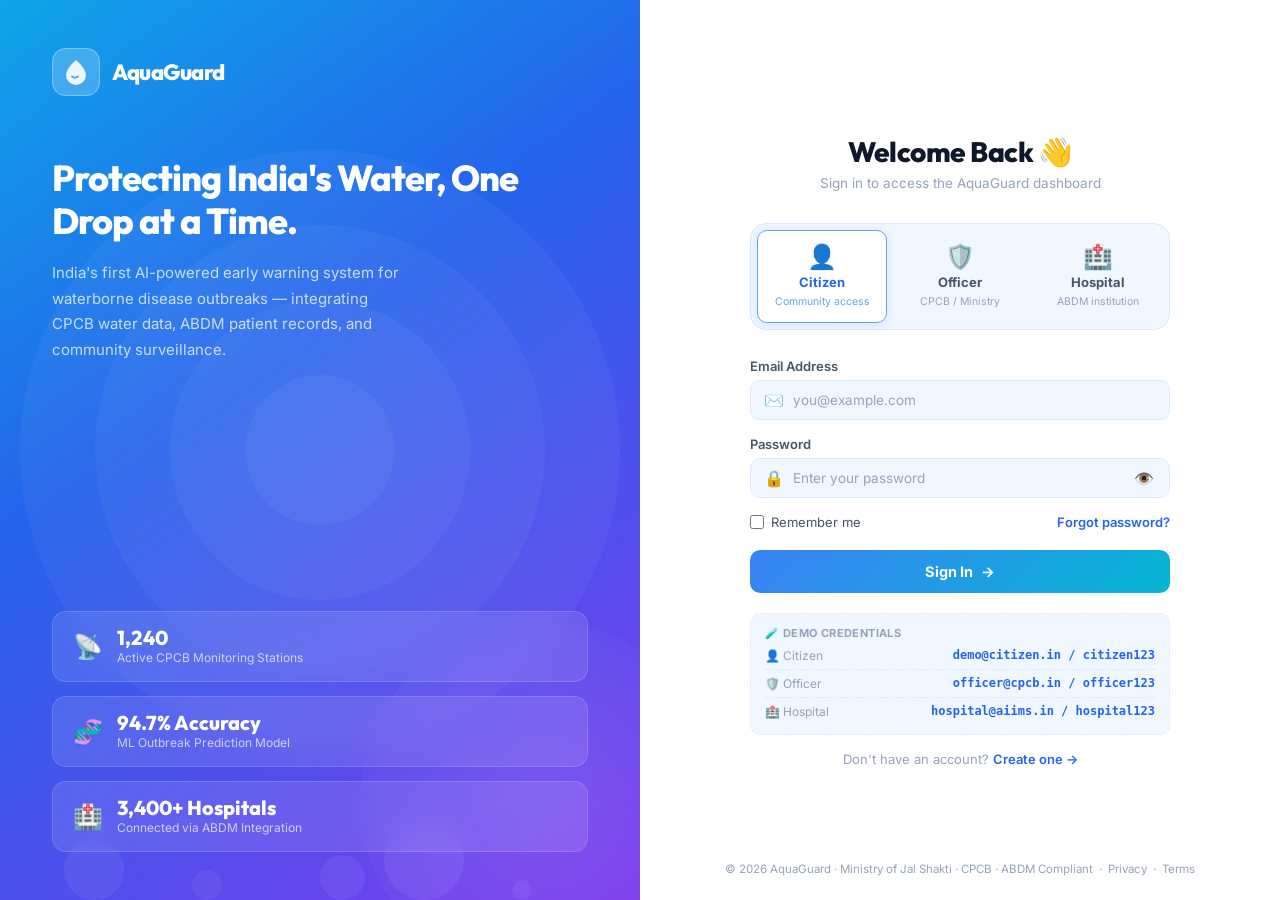
<file: alerts.html>
<!DOCTYPE html>
<html lang="en">
<head>
  <meta charset="UTF-8" />
  <meta name="viewport" content="width=device-width, initial-scale=1.0" />
  <title>Alerts — AquaGuard</title>
  <meta name="description" content="Active water quality alerts sent to Ministry of Health and local hospitals across India." />
  <link rel="preconnect" href="https://fonts.googleapis.com" />
  <link href="https://fonts.googleapis.com/css2?family=Inter:wght@300;400;500;600;700;800&family=Outfit:wght@400;600;700;800&display=swap" rel="stylesheet" />
  <link rel="stylesheet" href="style.css" />
  <style>
    .alerts-full-list { }
    .alert-full-item { display:flex; gap:16px; padding:18px 24px; border-bottom:1px solid var(--border); align-items:flex-start; transition:background var(--transition); }
    .alert-full-item:hover { background:var(--bg2); }
    .alert-full-item:last-child { border-bottom:none; }
    .afi-icon-wrap { width:44px; height:44px; border-radius:12px; display:flex; align-items:center; justify-content:center; font-size:20px; flex-shrink:0; }
    .afi-critical { background:#fee2e2; }
    .afi-warning { background:#fef3c7; }
    .afi-info { background:#eff6ff; }
    .afi-success { background:#dcfce7; }
    .afi-body { flex:1; }
    .afi-title { font-size:14px; font-weight:700; color:var(--text-primary); margin-bottom:4px; }
    .afi-desc { font-size:12.5px; color:var(--text-secondary); margin-bottom:8px; line-height:1.5; }
    .afi-meta { display:flex; gap:10px; flex-wrap:wrap; }
    .afi-tag { font-size:11px; font-weight:600; padding:3px 8px; border-radius:99px; background:var(--bg); border:1px solid var(--border); color:var(--text-secondary); }
    .afi-right { display:flex; flex-direction:column; align-items:flex-end; gap:8px; flex-shrink:0; }
    .afi-time { font-size:11.5px; color:var(--text-muted); white-space:nowrap; }
    .afi-actions { display:flex; gap:6px; }
    .afi-btn { font-size:11.5px; font-weight:600; padding:5px 10px; border-radius:6px; cursor:pointer; border:1.5px solid var(--border); background:var(--surface); color:var(--text-secondary); transition:all var(--transition); }
    .afi-btn:hover { border-color:var(--blue-400); color:var(--blue-600); background:var(--blue-50); }
    .afi-btn.primary { background:var(--blue-500); color:white; border-color:var(--blue-500); }
    .afi-btn.primary:hover { background:var(--blue-600); border-color:var(--blue-600); }
    .notify-form { display:grid; grid-template-columns:1fr 1fr; gap:16px; padding:22px; }
    .form-group { display:flex; flex-direction:column; gap:6px; }
    .form-group.full { grid-column:1/-1; }
    .form-label { font-size:12.5px; font-weight:600; color:var(--text-secondary); }
    .form-input, .form-select, .form-textarea { padding:10px 14px; border:1.5px solid var(--border); border-radius:var(--radius-sm); background:var(--bg); font-size:13.5px; font-family:'Inter',sans-serif; color:var(--text-primary); transition:border var(--transition); outline:none; }
    .form-input:focus, .form-select:focus, .form-textarea:focus { border-color:var(--blue-400); background:white; }
    .form-textarea { resize:vertical; min-height:90px; }
    .send-alert-btn { grid-column:1/-1; padding:12px; background:linear-gradient(135deg,#ef4444,#f97316); border:none; border-radius:var(--radius-sm); color:white; font-size:14px; font-weight:700; cursor:pointer; transition:all var(--transition); }
    .send-alert-btn:hover { transform:translateY(-1px); box-shadow:0 4px 16px rgba(239,68,68,0.35); }
    .notif-chips { display:flex; gap:8px; flex-wrap:wrap; }
    .notif-chip { display:flex; align-items:center; gap:6px; padding:8px 14px; border:1.5px solid var(--border); border-radius:99px; cursor:pointer; background:var(--bg); font-size:13px; font-weight:500; color:var(--text-secondary); transition:all var(--transition); }
    .notif-chip.selected { border-color:var(--blue-400); background:var(--blue-50); color:var(--blue-600); }
    .notif-chip input { display:none; }
  </style>
</head>
<body>
  <aside class="sidebar" id="sidebar">
    <div class="sidebar-logo"><div class="logo-icon"><svg width="28" height="28" viewBox="0 0 28 28" fill="none"><path d="M14 2C14 2 4 10.5 4 17a10 10 0 0020 0C24 10.5 14 2 14 2z" fill="url(#lg1)"/><path d="M10 18.5a5 5 0 006 0" stroke="rgba(255,255,255,0.8)" stroke-width="1.5" stroke-linecap="round"/><defs><linearGradient id="lg1" x1="4" y1="2" x2="24" y2="27" gradientUnits="userSpaceOnUse"><stop stop-color="#38bdf8"/><stop offset="1" stop-color="#0ea5e9"/></linearGradient></defs></svg></div><span class="logo-text">AquaGuard</span></div>
    <nav class="sidebar-nav">
      <a href="index.html" class="nav-item"><span class="nav-icon">⊞</span><span>Dashboard</span></a>
      <a href="water-quality.html" class="nav-item"><span class="nav-icon">🧪</span><span>Water Quality</span></a>
      <a href="heatmap.html" class="nav-item"><span class="nav-icon">🗺️</span><span>India Heatmap</span></a>
      <a href="alerts.html" class="nav-item active"><span class="nav-icon">🔔</span><span>Alerts</span><span class="badge">3</span></a>
      <a href="patients.html" class="nav-item"><span class="nav-icon">🏥</span><span>Patient Intel</span></a>
      <a href="community.html" class="nav-item"><span class="nav-icon">👥</span><span>Community</span></a>
      <a href="analytics.html" class="nav-item"><span class="nav-icon">📊</span><span>ML Analytics</span></a>
    </nav>
    <div class="sidebar-footer"><div class="user-chip"><div class="user-avatar">NS</div><div class="user-info"><div class="user-name">Nandani Shukla</div><div class="user-role">Health Officer</div></div></div></div>
  </aside>

  <main class="main-content">
    <header class="topbar">
      <div class="topbar-left"><button class="menu-btn" onclick="toggleSidebar()">☰</button><div class="breadcrumb"><span class="bc-home">Home</span><span class="bc-sep">›</span><span class="bc-current">Alerts</span></div></div>
      <div class="topbar-right"><div class="realtime-chip"><span class="pulse-dot"></span><span>Live Alerts</span></div><div class="date-chip" id="live-date"></div></div>
    </header>

    <div class="page-body">
      <div class="hero-section" style="background:linear-gradient(135deg,#fff7ed,#fff1f2);">
        <div class="hero-text">
          <h1 class="hero-title">🔔 Alerts — Ministry & Hospital Notifications</h1>
          <p class="hero-sub">ML-triggered alerts sent to Ministry of Jal Shakti, MOHFW, and district hospitals in real-time when water quality thresholds are breached.</p>
        </div>
        <div class="hero-status-strip">
          <div class="status-item status-danger"><span class="s-icon">🚨</span><div><div class="s-val">3</div><div class="s-lbl">Active Critical</div></div></div>
          <div class="status-item status-warn"><span class="s-icon">⚠️</span><div><div class="s-val">11</div><div class="s-lbl">Warnings</div></div></div>
          <div class="status-item status-safe"><span class="s-icon">✅</span><div><div class="s-val">42</div><div class="s-lbl">Resolved (24h)</div></div></div>
        </div>
      </div>

      <!-- Active Alerts -->
      <div class="card">
        <div class="card-head">
          <div><div class="card-title">Active Alerts</div><div class="card-sub">Sorted by severity · Auto-escalates every 4 hours</div></div>
          <div class="card-actions">
            <button class="chip-btn active">All</button>
            <button class="chip-btn">Critical</button>
            <button class="chip-btn">Warning</button>
            <button class="chip-btn">Resolved</button>
          </div>
        </div>
        <div class="alerts-full-list">
          <div class="alert-full-item">
            <div class="afi-icon-wrap afi-critical">🚨</div>
            <div class="afi-body">
              <div class="afi-title">Cholera Outbreak Risk — Varanasi, Uttar Pradesh</div>
              <div class="afi-desc">Total Coliform: 642 CFU/100mL (threshold: 500). ML model confidence: 91%. Notification sent to CMO Varanasi, District Hospital, MOHFW, and Ministry of Jal Shakti.</div>
              <div class="afi-meta">
                <span class="afi-tag">📡 CPCB-UP-001</span>
                <span class="afi-tag">🏥 District Hospital Notified</span>
                <span class="afi-tag">🏛️ Ministry Notified</span>
                <span class="afi-tag">🔬 Coliform: 642 CFU</span>
              </div>
            </div>
            <div class="afi-right">
              <div class="afi-time">2 hours ago</div>
              <div class="afi-actions">
                <button class="afi-btn">Acknowledge</button>
                <button class="afi-btn primary">Escalate</button>
              </div>
            </div>
          </div>

          <div class="alert-full-item">
            <div class="afi-icon-wrap afi-warning">⚠️</div>
            <div class="afi-body">
              <div class="afi-title">Turbidity Spike — Patna, Bihar</div>
              <div class="afi-desc">Turbidity reached 12.4 NTU (WHO threshold: 5 NTU). Possible upstream contamination. Enhanced sampling initiated. 3 community reports correlated.</div>
              <div class="afi-meta">
                <span class="afi-tag">📡 CPCB-BR-002</span>
                <span class="afi-tag">🏥 Patna AIIMS Notified</span>
                <span class="afi-tag">🌧️ Post-rainfall event</span>
              </div>
            </div>
            <div class="afi-right">
              <div class="afi-time">4 hours ago</div>
              <div class="afi-actions">
                <button class="afi-btn">Acknowledge</button>
                <button class="afi-btn primary">Escalate</button>
              </div>
            </div>
          </div>

          <div class="alert-full-item">
            <div class="afi-icon-wrap afi-warning">⚠️</div>
            <div class="afi-body">
              <div class="afi-title">pH Anomaly — Kolkata, West Bengal</div>
              <div class="afi-desc">pH: 9.8 detected (normal range: 6.5–8.5). Industrial discharge suspected. 2 community reports from Sector 5. Samples sent to CPCB lab for analysis.</div>
              <div class="afi-meta">
                <span class="afi-tag">📡 CPCB-WB-003</span>
                <span class="afi-tag">🏥 Medical College Hospital</span>
                <span class="afi-tag">🏭 Industrial discharge suspected</span>
              </div>
            </div>
            <div class="afi-right">
              <div class="afi-time">6 hours ago</div>
              <div class="afi-actions">
                <button class="afi-btn">Acknowledge</button>
                <button class="afi-btn primary">Escalate</button>
              </div>
            </div>
          </div>

          <div class="alert-full-item">
            <div class="afi-icon-wrap afi-info">ℹ️</div>
            <div class="afi-body">
              <div class="afi-title">DO Level — Surat, Gujarat (Watch Mode)</div>
              <div class="afi-desc">Dissolved Oxygen dropped to 4.8 mg/L (min: 6.0). ML model predicts continued decline. Pre-emptive watch alert sent to local authorities.</div>
              <div class="afi-meta"><span class="afi-tag">📡 CPCB-GJ-007</span><span class="afi-tag">📊 ML Watch</span></div>
            </div>
            <div class="afi-right">
              <div class="afi-time">9 hours ago</div>
              <div class="afi-actions"><button class="afi-btn">Dismiss</button></div>
            </div>
          </div>

          <div class="alert-full-item" style="opacity:0.6;">
            <div class="afi-icon-wrap afi-success">✅</div>
            <div class="afi-body">
              <div class="afi-title">DO Level Recovery — Chennai, Tamil Nadu <span style="font-size:11px;font-weight:500;color:#16a34a;"> RESOLVED</span></div>
              <div class="afi-desc">Dissolved Oxygen returned to 6.4 mg/L. Water quality restored to safe levels. All clear issued to notified hospitals.</div>
              <div class="afi-meta"><span class="afi-tag">📡 CPCB-TN-005</span><span class="afi-tag" style="background:#dcfce7;color:#16a34a;">✓ Resolved</span></div>
            </div>
            <div class="afi-right"><div class="afi-time">12 hours ago</div></div>
          </div>
        </div>
      </div>

      <!-- Send New Alert -->
      <div class="card">
        <div class="card-head"><div><div class="card-title">📤 Send New Alert</div><div class="card-sub">Manually dispatch notification to ministry and hospitals</div></div></div>
        <form class="notify-form" onsubmit="sendAlert(event)">
          <div class="form-group">
            <label class="form-label">Location / Zone</label>
            <input type="text" class="form-input" placeholder="e.g. Varanasi, Uttar Pradesh" id="alert-location" />
          </div>
          <div class="form-group">
            <label class="form-label">Severity Level</label>
            <select class="form-select" id="alert-severity">
              <option>🚨 Critical — Immediate Action</option>
              <option>⚠️ High — Alert Mode</option>
              <option>ℹ️ Watch — Monitor Closely</option>
            </select>
          </div>
          <div class="form-group full">
            <label class="form-label">Notify (select all applicable)</label>
            <div class="notif-chips">
              <label class="notif-chip selected"><input type="checkbox" checked/> 🏛️ Ministry of Jal Shakti</label>
              <label class="notif-chip selected"><input type="checkbox" checked/> 🏥 MOHFW</label>
              <label class="notif-chip"><input type="checkbox"/> 🏨 District Hospitals</label>
              <label class="notif-chip"><input type="checkbox"/> 📢 State Govt</label>
              <label class="notif-chip"><input type="checkbox"/> 🌐 NDMA</label>
            </div>
          </div>
          <div class="form-group full">
            <label class="form-label">Alert Message</label>
            <textarea class="form-textarea" placeholder="Describe the water quality issue, parameters, and recommended action..." id="alert-msg"></textarea>
          </div>
          <button type="submit" class="send-alert-btn" id="btn-send-alert">🚨 Send Alert Now</button>
        </form>
      </div>
    </div>
  </main>

  <script src="app.js"></script>
  <script>
    document.querySelectorAll('.notif-chip').forEach(chip => {
      chip.addEventListener('click', () => chip.classList.toggle('selected'));
    });
    function sendAlert(e) {
      e.preventDefault();
      const btn = document.getElementById('btn-send-alert');
      btn.textContent = '✅ Alert Sent Successfully!';
      btn.style.background = 'linear-gradient(135deg,#22c55e,#16a34a)';
      setTimeout(() => { btn.textContent = '🚨 Send Alert Now'; btn.style.background = ''; }, 3000);
    }
  </script>
</body>
</html>
</file>
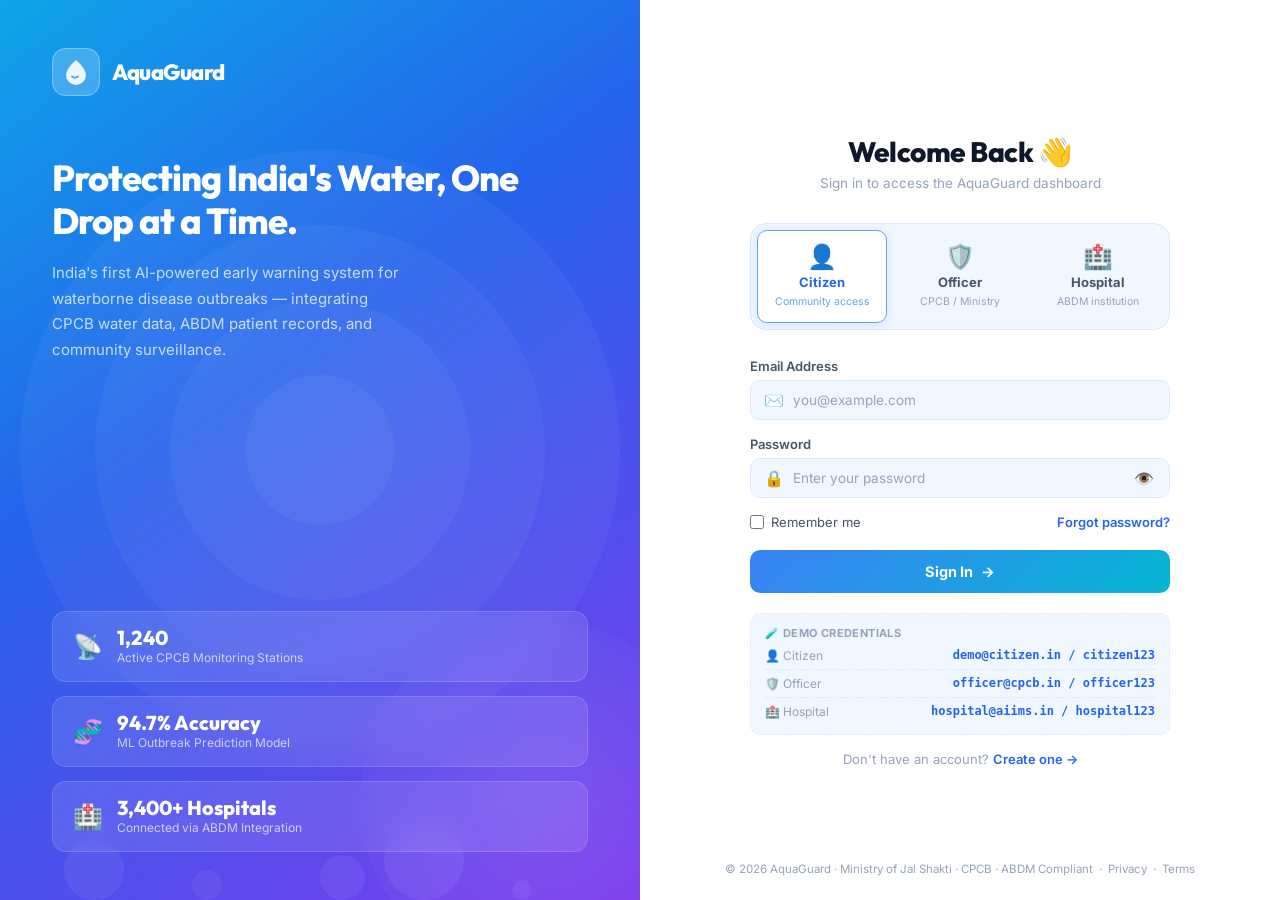
<file: community.html>
<!DOCTYPE html>
<html lang="en">
<head>
  <meta charset="UTF-8" />
  <meta name="viewport" content="width=device-width, initial-scale=1.0" />
  <title>Community Reports — AquaGuard</title>
  <meta name="description" content="Citizen-reported water quality issues and disease symptoms for crowdsourced health surveillance." />
  <link rel="preconnect" href="https://fonts.googleapis.com" />
  <link href="https://fonts.googleapis.com/css2?family=Inter:wght@300;400;500;600;700;800&family=Outfit:wght@400;600;700;800&display=swap" rel="stylesheet" />
  <link rel="stylesheet" href="style.css" />
  <style>
    .community-layout { display:grid; grid-template-columns:1fr 380px; gap:16px; }
    .report-card-full { display:flex; gap:14px; padding:18px 22px; border-bottom:1px solid var(--border); transition:background var(--transition); }
    .report-card-full:hover { background:var(--bg2); }
    .report-card-full:last-child { border-bottom:none; }
    .rcf-avatar { width:44px; height:44px; border-radius:12px; display:flex; align-items:center; justify-content:center; font-size:14px; font-weight:700; color:white; flex-shrink:0; }
    .rcf-body { flex:1; }
    .rcf-head { display:flex; align-items:center; justify-content:space-between; margin-bottom:5px; gap:10px; }
    .rcf-author { font-size:13.5px; font-weight:700; color:var(--text-primary); }
    .rcf-tags { display:flex; gap:6px; }
    .rcf-tag { font-size:10.5px; font-weight:600; padding:3px 8px; border-radius:99px; }
    .tag-v { background:#dcfce7; color:#16a34a; }
    .tag-u { background:#fee2e2; color:#dc2626; }
    .tag-p { background:#fef3c7; color:#d97706; }
    .rcf-text { font-size:13px; color:var(--text-secondary); line-height:1.55; margin-bottom:8px; }
    .rcf-footer { display:flex; gap:12px; align-items:center; }
    .rcf-loc { font-size:11.5px; color:var(--text-muted); }
    .rcf-time { font-size:11.5px; color:var(--text-muted); }
    .rcf-upvote { font-size:12px; font-weight:600; color:var(--text-secondary); background:var(--bg); border:1.5px solid var(--border); padding:4px 10px; border-radius:99px; cursor:pointer; transition:all var(--transition); margin-left:auto; }
    .rcf-upvote:hover { border-color:var(--blue-400); color:var(--blue-600); background:var(--blue-50); }
    .report-form { display:flex; flex-direction:column; gap:14px; padding:22px; }
    .rf-label { font-size:12.5px; font-weight:600; color:var(--text-secondary); margin-bottom:5px; display:block; }
    .rf-input, .rf-select, .rf-textarea { width:100%; padding:10px 14px; border:1.5px solid var(--border); border-radius:var(--radius-sm); background:var(--bg); font-size:13.5px; font-family:'Inter',sans-serif; color:var(--text-primary); transition:border var(--transition); outline:none; }
    .rf-input:focus, .rf-select:focus, .rf-textarea:focus { border-color:var(--blue-400); background:white; }
    .rf-textarea { resize:vertical; min-height:80px; }
    .rf-submit { padding:12px; background:linear-gradient(135deg,var(--blue-500),var(--cyan-500)); border:none; border-radius:var(--radius-sm); color:white; font-size:14px; font-weight:700; cursor:pointer; transition:all var(--transition); }
    .rf-submit:hover { transform:translateY(-1px); box-shadow:0 4px 16px rgba(59,130,246,0.35); }
    .symptom-chips { display:flex; gap:6px; flex-wrap:wrap; }
    .s-chip { padding:6px 12px; border:1.5px solid var(--border); border-radius:99px; cursor:pointer; font-size:12.5px; background:var(--bg); color:var(--text-secondary); transition:all var(--transition); }
    .s-chip.sel { border-color:var(--blue-400); background:var(--blue-50); color:var(--blue-600); font-weight:600; }
    .stats-band { display:grid; grid-template-columns:repeat(4,1fr); gap:12px; }
    .sb-card { background:var(--surface); border:1.5px solid var(--border); border-radius:var(--radius-sm); padding:16px; text-align:center; box-shadow:var(--shadow); }
    .sb-val { font-family:'Outfit',sans-serif; font-size:26px; font-weight:800; }
    .sb-lbl { font-size:11px; color:var(--text-muted); margin-top:3px; }
    @media(max-width:960px){.community-layout{grid-template-columns:1fr;} .stats-band{grid-template-columns:repeat(2,1fr);}}
  </style>
</head>
<body>
  <aside class="sidebar" id="sidebar">
    <div class="sidebar-logo"><div class="logo-icon"><svg width="28" height="28" viewBox="0 0 28 28" fill="none"><path d="M14 2C14 2 4 10.5 4 17a10 10 0 0020 0C24 10.5 14 2 14 2z" fill="url(#lg1)"/><path d="M10 18.5a5 5 0 006 0" stroke="rgba(255,255,255,0.8)" stroke-width="1.5" stroke-linecap="round"/><defs><linearGradient id="lg1" x1="4" y1="2" x2="24" y2="27" gradientUnits="userSpaceOnUse"><stop stop-color="#38bdf8"/><stop offset="1" stop-color="#0ea5e9"/></linearGradient></defs></svg></div><span class="logo-text">AquaGuard</span></div>
    <nav class="sidebar-nav">
      <a href="index.html" class="nav-item"><span class="nav-icon">⊞</span><span>Dashboard</span></a>
      <a href="water-quality.html" class="nav-item"><span class="nav-icon">🧪</span><span>Water Quality</span></a>
      <a href="heatmap.html" class="nav-item"><span class="nav-icon">🗺️</span><span>India Heatmap</span></a>
      <a href="alerts.html" class="nav-item"><span class="nav-icon">🔔</span><span>Alerts</span><span class="badge">3</span></a>
      <a href="patients.html" class="nav-item"><span class="nav-icon">🏥</span><span>Patient Intel</span></a>
      <a href="community.html" class="nav-item active"><span class="nav-icon">👥</span><span>Community</span></a>
      <a href="analytics.html" class="nav-item"><span class="nav-icon">📊</span><span>ML Analytics</span></a>
    </nav>
    <div class="sidebar-footer"><div class="user-chip"><div class="user-avatar">NS</div><div class="user-info"><div class="user-name">Nandani Shukla</div><div class="user-role">Health Officer</div></div></div></div>
  </aside>

  <main class="main-content">
    <header class="topbar">
      <div class="topbar-left"><button class="menu-btn" onclick="toggleSidebar()">☰</button><div class="breadcrumb"><span class="bc-home">Home</span><span class="bc-sep">›</span><span class="bc-current">Community Reports</span></div></div>
      <div class="topbar-right"><div class="realtime-chip"><span class="pulse-dot"></span><span>Live</span></div><div class="date-chip" id="live-date"></div></div>
    </header>

    <div class="page-body">
      <div class="hero-section" style="background:linear-gradient(135deg,#f0fdf4,#eff6ff);">
        <div class="hero-text">
          <h1 class="hero-title">👥 Community Surveillance Hub</h1>
          <p class="hero-sub">Empowering citizens to report water contamination and health symptoms in real-time. Crowdsourced data feeds into our ML model as early warning signals.</p>
        </div>
        <div style="display:flex;gap:10px;flex-shrink:0;">
          <button onclick="document.getElementById('report-form-section').scrollIntoView({behavior:'smooth'})" style="padding:12px 22px;background:linear-gradient(135deg,var(--blue-500),var(--cyan-500));border:none;border-radius:var(--radius-sm);color:white;font-size:14px;font-weight:700;cursor:pointer;">+ Submit Report</button>
        </div>
      </div>

      <!-- Stats -->
      <div class="stats-band">
        <div class="sb-card"><div class="sb-val" style="color:var(--blue-600)">847</div><div class="sb-lbl">Total Reports (7d)</div></div>
        <div class="sb-card"><div class="sb-val" style="color:#16a34a">623</div><div class="sb-lbl">Verified Reports</div></div>
        <div class="sb-card"><div class="sb-val" style="color:#f97316">127</div><div class="sb-lbl">Reports Today</div></div>
        <div class="sb-card"><div class="sb-val" style="color:#ef4444">38</div><div class="sb-lbl">Triggered Alerts</div></div>
      </div>

      <!-- Layout -->
      <div class="community-layout">
        <!-- Feed -->
        <div class="card">
          <div class="card-head">
            <div><div class="card-title">Community Report Feed</div><div class="card-sub">Verified citizen submissions · Real-time</div></div>
            <div class="card-actions">
              <button class="chip-btn active">All</button>
              <button class="chip-btn">Urgent</button>
              <button class="chip-btn">Verified</button>
              <button class="chip-btn">Pending</button>
            </div>
          </div>

          <div id="report-feed">
            <div class="report-card-full">
              <div class="rcf-avatar" style="background:linear-gradient(135deg,#3b82f6,#06b6d4)">RK</div>
              <div class="rcf-body">
                <div class="rcf-head">
                  <div class="rcf-author">Rajesh Kumar</div>
                  <div class="rcf-tags"><span class="rcf-tag tag-v">✓ Verified</span><span class="rcf-tag tag-u">🔴 Urgent</span></div>
                </div>
                <div class="rcf-text">"Foul smell from tap water in Sector 4 for 3 days. At least 8 families are experiencing diarrhea and vomiting. Municipal authority not responding to complaints."</div>
                <div class="rcf-footer">
                  <span class="rcf-loc">📍 Noida, Uttar Pradesh</span>
                  <span class="rcf-time">1h ago</span>
                  <button class="rcf-upvote" onclick="upvote(this)">👍 Upvote (24)</button>
                </div>
              </div>
            </div>

            <div class="report-card-full">
              <div class="rcf-avatar" style="background:linear-gradient(135deg,#ec4899,#f97316)">PD</div>
              <div class="rcf-body">
                <div class="rcf-head">
                  <div class="rcf-author">Priya Desai</div>
                  <div class="rcf-tags"><span class="rcf-tag tag-u">🔴 Urgent</span></div>
                </div>
                <div class="rcf-text">"Children in our locality (Sarthana area) developed diarrhea after drinking water from the community well. 3 children admitted to hospital. Well water appears brownish."</div>
                <div class="rcf-footer">
                  <span class="rcf-loc">📍 Surat, Gujarat</span>
                  <span class="rcf-time">3h ago</span>
                  <button class="rcf-upvote" onclick="upvote(this)">👍 Upvote (41)</button>
                </div>
              </div>
            </div>

            <div class="report-card-full">
              <div class="rcf-avatar" style="background:linear-gradient(135deg,#8b5cf6,#3b82f6)">AM</div>
              <div class="rcf-body">
                <div class="rcf-head">
                  <div class="rcf-author">Amit Mehta</div>
                  <div class="rcf-tags"><span class="rcf-tag tag-v">✓ Verified</span></div>
                </div>
                <div class="rcf-text">"Water has turned yellowish after heavy rains yesterday. At least 15 households affected. Some people are developing stomach issues. Reporting from MP Nagar zone."</div>
                <div class="rcf-footer">
                  <span class="rcf-loc">📍 Bhopal, Madhya Pradesh</span>
                  <span class="rcf-time">5h ago</span>
                  <button class="rcf-upvote" onclick="upvote(this)">👍 Upvote (18)</button>
                </div>
              </div>
            </div>

            <div class="report-card-full">
              <div class="rcf-avatar" style="background:linear-gradient(135deg,#14b8a6,#3b82f6)">SK</div>
              <div class="rcf-body">
                <div class="rcf-head">
                  <div class="rcf-author">Sunita Kumari</div>
                  <div class="rcf-tags"><span class="rcf-tag tag-p">⏳ Pending</span></div>
                </div>
                <div class="rcf-text">"Strong chlorine smell and slightly cloudy water from taps since morning. No illness yet but concerned about safety. Please check Shastri Nagar area water supply."</div>
                <div class="rcf-footer">
                  <span class="rcf-loc">📍 Patna, Bihar</span>
                  <span class="rcf-time">7h ago</span>
                  <button class="rcf-upvote" onclick="upvote(this)">👍 Upvote (9)</button>
                </div>
              </div>
            </div>

            <div class="report-card-full">
              <div class="rcf-avatar" style="background:linear-gradient(135deg,#f59e0b,#ef4444)">VP</div>
              <div class="rcf-body">
                <div class="rcf-head">
                  <div class="rcf-author">Vikram Patel</div>
                  <div class="rcf-tags"><span class="rcf-tag tag-v">✓ Verified</span></div>
                </div>
                <div class="rcf-text">"Sewage overflow near tube well in our area. Extremely concerned about water contamination. Local Gram Panchayat informed but no action taken for 2 days."</div>
                <div class="rcf-footer">
                  <span class="rcf-loc">📍 Varanasi, Uttar Pradesh</span>
                  <span class="rcf-time">10h ago</span>
                  <button class="rcf-upvote" onclick="upvote(this)">👍 Upvote (56)</button>
                </div>
              </div>
            </div>
          </div>
        </div>

        <!-- Report Form -->
        <div id="report-form-section">
          <div class="card">
            <div class="card-head"><div><div class="card-title">📝 Submit a Report</div><div class="card-sub">Help protect your community · Anonymous option available</div></div></div>
            <form class="report-form" onsubmit="submitReport(event)">
              <div>
                <label class="rf-label">Your Name (optional)</label>
                <input type="text" class="rf-input" placeholder="Anonymous" id="rep-name" />
              </div>
              <div>
                <label class="rf-label">📍 Location</label>
                <input type="text" class="rf-input" placeholder="City, State" id="rep-loc" required />
              </div>
              <div>
                <label class="rf-label">Issue Type</label>
                <select class="rf-select" id="rep-type">
                  <option>💧 Contaminated Water</option>
                  <option>🦠 Disease Symptoms Observed</option>
                  <option>🚰 Water Supply Disruption</option>
                  <option>🌊 Flooding / Sewage Overflow</option>
                  <option>🔴 Other Safety Concern</option>
                </select>
              </div>
              <div>
                <label class="rf-label">Symptoms Observed (select all)</label>
                <div class="symptom-chips">
                  <span class="s-chip" onclick="this.classList.toggle('sel')">Diarrhea</span>
                  <span class="s-chip" onclick="this.classList.toggle('sel')">Vomiting</span>
                  <span class="s-chip" onclick="this.classList.toggle('sel')">Fever</span>
                  <span class="s-chip" onclick="this.classList.toggle('sel')">Jaundice</span>
                  <span class="s-chip" onclick="this.classList.toggle('sel')">Stomach Pain</span>
                  <span class="s-chip" onclick="this.classList.toggle('sel')">None yet</span>
                </div>
              </div>
              <div>
                <label class="rf-label">Describe the Issue</label>
                <textarea class="rf-textarea" placeholder="Describe what you see or experience in detail..." id="rep-desc" required></textarea>
              </div>
              <div>
                <label class="rf-label">Urgency Level</label>
                <select class="rf-select" id="rep-urgency">
                  <option>🚨 Emergency — Immediate action needed</option>
                  <option>⚠️ High — Respond within 24 hours</option>
                  <option>ℹ️ Normal — General concern</option>
                </select>
              </div>
              <button type="submit" class="rf-submit" id="btn-submit-report">Submit Report →</button>
            </form>
          </div>
        </div>
      </div>
    </div>
  </main>

  <script src="app.js"></script>
  <script>
    function upvote(btn) {
      const m = btn.textContent.match(/\((\d+)\)/);
      if(m) { const n = parseInt(m[1])+1; btn.textContent = `👍 Upvote (${n})`; btn.style.color='var(--blue-600)'; btn.style.borderColor='var(--blue-400)'; }
    }
    function submitReport(e) {
      e.preventDefault();
      const btn = document.getElementById('btn-submit-report');
      btn.textContent = '✅ Report Submitted! Thank you.';
      btn.style.background = 'linear-gradient(135deg,#22c55e,#16a34a)';
      setTimeout(()=>{ btn.textContent='Submit Report →'; btn.style.background=''; }, 3000);
    }
  </script>
</body>
</html>
</file>
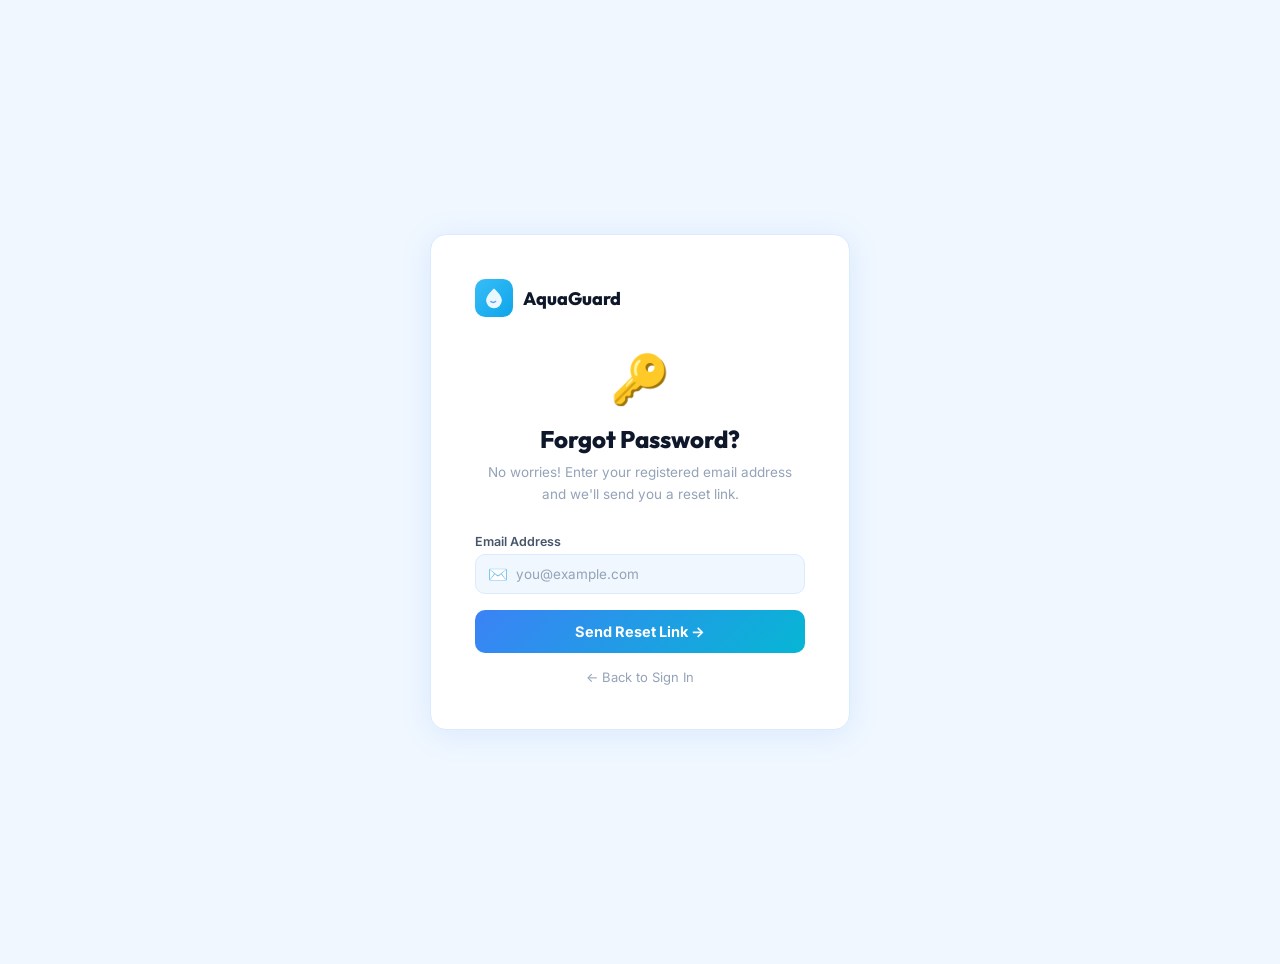
<file: forgot-password.html>
<!DOCTYPE html>
<html lang="en">
<head>
  <meta charset="UTF-8" />
  <meta name="viewport" content="width=device-width, initial-scale=1.0" />
  <title>Reset Password — AquaGuard</title>
  <meta name="description" content="Reset your AquaGuard account password." />
  <link rel="preconnect" href="https://fonts.googleapis.com" />
  <link href="https://fonts.googleapis.com/css2?family=Inter:wght@300;400;500;600;700;800&family=Outfit:wght@400;600;700;800&display=swap" rel="stylesheet" />
  <style>
    *, *::before, *::after { box-sizing: border-box; margin: 0; padding: 0; }
    :root {
      --blue-50: #eff6ff; --blue-400: #60a5fa; --blue-500: #3b82f6; --blue-600: #2563eb;
      --cyan-500: #06b6d4; --text-primary: #0f172a; --text-secondary: #475569;
      --text-muted: #94a3b8; --border: #dbeafe; --surface: #ffffff; --bg: #f0f7ff;
      --radius: 16px; --radius-sm: 10px;
    }
    html, body { min-height: 100vh; font-family: 'Inter', sans-serif; background: var(--bg); display: flex; flex-direction: column; align-items: center; justify-content: center; padding: 32px 20px; }

    .fp-card {
      background: var(--surface);
      border: 1.5px solid var(--border);
      border-radius: var(--radius);
      padding: 44px 44px;
      width: 100%;
      max-width: 420px;
      box-shadow: 0 4px 32px rgba(59,130,246,0.12);
      animation: fadeUp 0.4s ease both;
    }

    @keyframes fadeUp { from { opacity:0; transform:translateY(16px); } to { opacity:1; transform:translateY(0); } }
    @keyframes spin { to { transform: rotate(360deg); } }

    .fp-logo { display: flex; align-items: center; gap: 10px; margin-bottom: 32px; }
    .fp-logo-icon { width: 38px; height: 38px; background: linear-gradient(135deg,#38bdf8,#0ea5e9); border-radius: 10px; display: flex; align-items: center; justify-content: center; }
    .fp-logo-text { font-family: 'Outfit', sans-serif; font-size: 18px; font-weight: 800; color: var(--text-primary); }

    .fp-icon { font-size: 48px; text-align: center; margin-bottom: 16px; }
    .fp-title { font-family: 'Outfit', sans-serif; font-size: 24px; font-weight: 800; color: var(--text-primary); margin-bottom: 8px; text-align: center; }
    .fp-sub { font-size: 13.5px; color: var(--text-muted); text-align: center; line-height: 1.6; margin-bottom: 28px; }

    .fp-form { display: flex; flex-direction: column; gap: 16px; }
    .form-group { display: flex; flex-direction: column; gap: 5px; }
    .form-label { font-size: 12.5px; font-weight: 600; color: var(--text-secondary); }
    .input-wrap { position: relative; }
    .input-icon { position: absolute; left: 13px; top: 50%; transform: translateY(-50%); font-size: 16px; pointer-events: none; }
    .form-input { width: 100%; padding: 11px 13px 11px 40px; border: 1.5px solid var(--border); border-radius: var(--radius-sm); background: var(--bg); font-size: 13.5px; font-family: 'Inter',sans-serif; color: var(--text-primary); transition: all 0.2s; outline: none; }
    .form-input:focus { border-color: var(--blue-400); background: white; box-shadow: 0 0 0 3px rgba(59,130,246,0.1); }
    .form-input::placeholder { color: var(--text-muted); }

    .auth-msg { display: none; padding: 10px 14px; border-radius: var(--radius-sm); font-size: 13px; font-weight: 500; align-items: center; gap: 8px; margin-bottom: 4px; }
    .auth-msg.error { display: flex; background: #fee2e2; color: #dc2626; border: 1px solid #fca5a5; }
    .auth-msg.success { display: flex; background: #dcfce7; color: #16a34a; border: 1px solid #86efac; }

    .submit-btn { width: 100%; padding: 13px; background: linear-gradient(135deg, var(--blue-500), var(--cyan-500)); border: none; border-radius: var(--radius-sm); color: white; font-size: 14.5px; font-weight: 700; cursor: pointer; transition: all 0.2s; font-family: 'Inter',sans-serif; display: flex; align-items: center; justify-content: center; gap: 8px; }
    .submit-btn:hover { transform: translateY(-1px); box-shadow: 0 6px 20px rgba(59,130,246,0.4); }
    .spinner { width: 17px; height: 17px; border: 2px solid rgba(255,255,255,0.4); border-top-color: white; border-radius: 50%; animation: spin 0.7s linear infinite; display: none; }
    .submit-btn.loading .spinner { display: block; }

    .back-link { display: block; text-align: center; margin-top: 16px; font-size: 13px; color: var(--text-muted); text-decoration: none; }
    .back-link:hover { color: var(--blue-600); }
  </style>
</head>
<body>
  <div class="fp-card">
    <div class="fp-logo">
      <div class="fp-logo-icon"><svg width="22" height="22" viewBox="0 0 28 28" fill="none"><path d="M14 2C14 2 4 10.5 4 17a10 10 0 0020 0C24 10.5 14 2 14 2z" fill="white" fill-opacity="0.9"/><path d="M10 18.5a5 5 0 006 0" stroke="rgba(59,130,246,0.8)" stroke-width="1.8" stroke-linecap="round"/></svg></div>
      <span class="fp-logo-text">AquaGuard</span>
    </div>

    <div class="fp-icon">🔑</div>
    <div class="fp-title">Forgot Password?</div>
    <p class="fp-sub">No worries! Enter your registered email address and we'll send you a reset link.</p>

    <div class="auth-msg" id="fp-msg"></div>

    <form class="fp-form" onsubmit="handleReset(event)">
      <div class="form-group">
        <label class="form-label" for="fp-email">Email Address</label>
        <div class="input-wrap">
          <span class="input-icon">✉️</span>
          <input type="email" class="form-input" id="fp-email" placeholder="you@example.com" required />
        </div>
      </div>
      <button type="submit" class="submit-btn" id="fp-btn">
        <div class="spinner"></div>
        <span id="fp-btn-text">Send Reset Link →</span>
      </button>
    </form>

    <a href="login.html" class="back-link">← Back to Sign In</a>
  </div>

  <script>
    function handleReset(e) {
      e.preventDefault();
      const email = document.getElementById('fp-email').value.trim();
      const btn = document.getElementById('fp-btn');
      const msg = document.getElementById('fp-msg');
      msg.className = 'auth-msg'; msg.textContent = '';
      if (!email) { msg.className='auth-msg error'; msg.textContent='⚠️ Please enter your email address.'; return; }
      btn.classList.add('loading');
      document.getElementById('fp-btn-text').textContent = 'Sending…';
      setTimeout(() => {
        btn.classList.remove('loading');
        msg.className = 'auth-msg success';
        msg.textContent = `✅ Reset link sent to ${email}. Check your inbox (and spam folder).`;
        document.getElementById('fp-btn-text').textContent = '✅ Email Sent';
        btn.style.background = 'linear-gradient(135deg,#22c55e,#16a34a)';
      }, 1800);
    }
  </script>
</body>
</html>
</file>
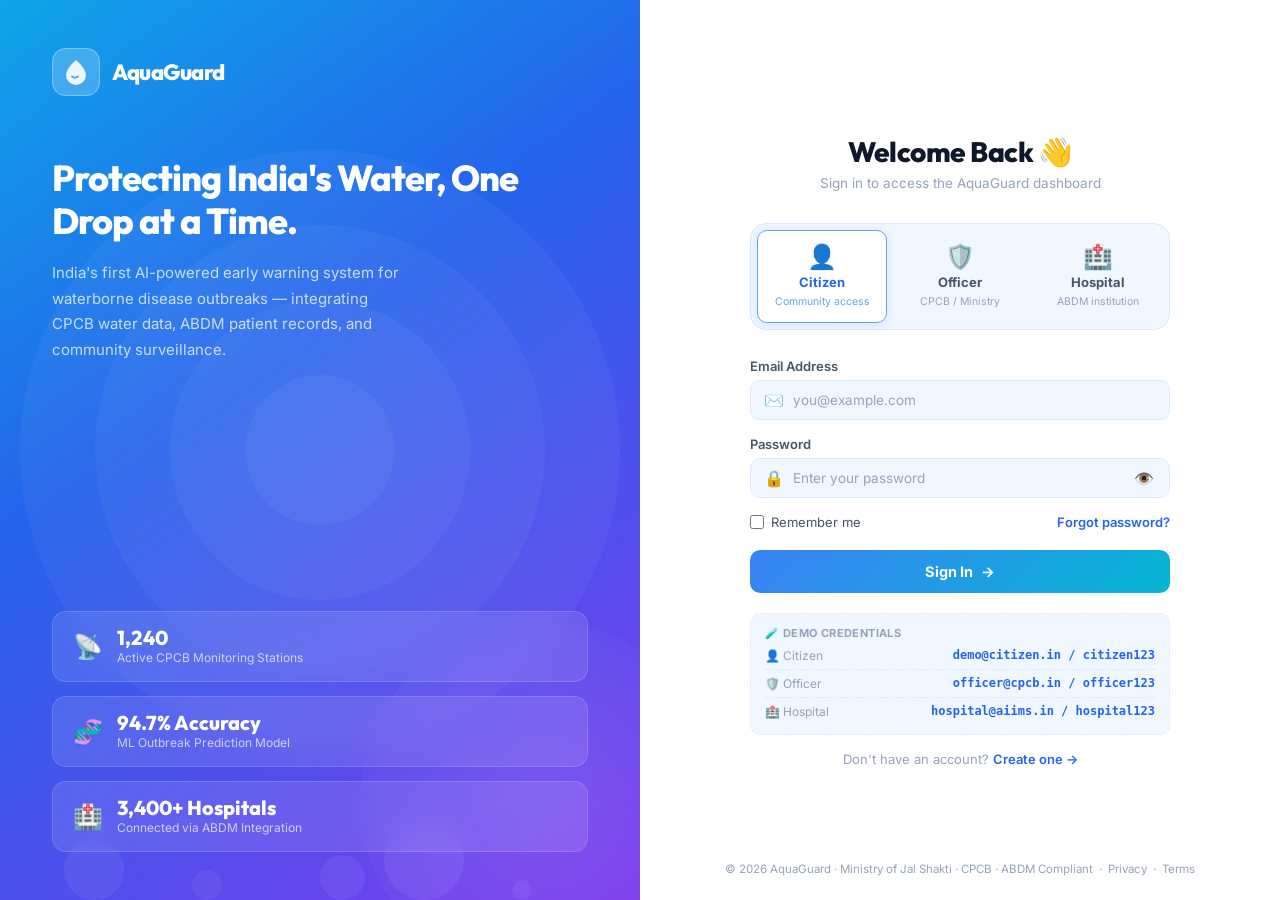
<file: heatmap.html>
<!DOCTYPE html>
<html lang="en">
<head>
  <meta charset="UTF-8" />
  <meta name="viewport" content="width=device-width, initial-scale=1.0" />
  <title>India Water Risk Heatmap — AquaGuard</title>
  <meta name="description" content="Interactive India heatmap showing water quality risk zones, district-level data, and CPCB sensor locations." />
  <link rel="preconnect" href="https://fonts.googleapis.com" />
  <link href="https://fonts.googleapis.com/css2?family=Inter:wght@300;400;500;600;700;800&family=Outfit:wght@400;600;700;800&display=swap" rel="stylesheet" />
  <link rel="stylesheet" href="style.css" />
  <style>
    .heatmap-layout { display:grid; grid-template-columns:1fr 320px; gap:16px; }
    .map-full-card { min-height:560px; display:flex; flex-direction:column; }
    .map-area { flex:1; position:relative; background:linear-gradient(135deg,#eff6ff,#e0f2fe); display:flex; align-items:center; justify-content:center; padding:20px; overflow:hidden; min-height:480px; }
    .india-map-large { width:100%; max-width:480px; height:100%; }
    .map-tooltip { position:absolute; background:#1e293b; color:white; padding:10px 14px; border-radius:10px; font-size:12px; pointer-events:none; opacity:0; transition:opacity 0.2s; z-index:10; }
    .map-tooltip.show { opacity:1; }
    .filter-bar { display:flex; gap:8px; flex-wrap:wrap; }
    .risk-panel-card { }
    .risk-list { padding:12px 0; }
    .risk-entry { display:flex; align-items:center; justify-content:space-between; padding:10px 20px; border-bottom:1px solid var(--border); gap:10px; cursor:pointer; transition:background var(--transition); }
    .risk-entry:hover { background:var(--bg2); }
    .risk-entry:last-child { border-bottom:none; }
    .re-left { display:flex; align-items:center; gap:10px; }
    .re-dot { width:10px; height:10px; border-radius:50%; flex-shrink:0; }
    .re-name { font-size:13px; font-weight:600; color:var(--text-primary); }
    .re-state { font-size:11px; color:var(--text-muted); }
    .re-badge { font-size:11px; font-weight:700; padding:3px 8px; border-radius:99px; }
    .legend-full { display:flex; flex-direction:column; gap:8px; padding:16px 20px; border-top:1px solid var(--border); }
    .lf-row { display:flex; align-items:center; gap:10px; }
    .lf-swatch { width:24px; height:10px; border-radius:3px; }
    .lf-label { font-size:12px; color:var(--text-secondary); font-weight:500; flex:1; }
    .lf-count { font-size:12px; font-weight:700; color:var(--text-primary); }
    .stats-row { display:grid; grid-template-columns:repeat(3,1fr); gap:12px; margin-bottom:0; }
    @media(max-width:900px){.heatmap-layout{grid-template-columns:1fr;}}
    /* Zone circles */
    .zone-circle { cursor:pointer; transition:all 0.2s; }
    .zone-circle:hover { transform-origin:center; filter:brightness(1.2) drop-shadow(0 0 8px rgba(0,0,0,0.3)); }
    .zone-label { font-family:'Inter',sans-serif; font-size:7px; font-weight:600; fill:white; pointer-events:none; }
  </style>
</head>
<body>
  <aside class="sidebar" id="sidebar">
    <div class="sidebar-logo">
      <div class="logo-icon"><svg width="28" height="28" viewBox="0 0 28 28" fill="none"><path d="M14 2C14 2 4 10.5 4 17a10 10 0 0020 0C24 10.5 14 2 14 2z" fill="url(#lg1)"/><path d="M10 18.5a5 5 0 006 0" stroke="rgba(255,255,255,0.8)" stroke-width="1.5" stroke-linecap="round"/><defs><linearGradient id="lg1" x1="4" y1="2" x2="24" y2="27" gradientUnits="userSpaceOnUse"><stop stop-color="#38bdf8"/><stop offset="1" stop-color="#0ea5e9"/></linearGradient></defs></svg></div>
      <span class="logo-text">AquaGuard</span>
    </div>
    <nav class="sidebar-nav">
      <a href="index.html" class="nav-item"><span class="nav-icon">⊞</span><span>Dashboard</span></a>
      <a href="water-quality.html" class="nav-item"><span class="nav-icon">🧪</span><span>Water Quality</span></a>
      <a href="heatmap.html" class="nav-item active"><span class="nav-icon">🗺️</span><span>India Heatmap</span></a>
      <a href="alerts.html" class="nav-item"><span class="nav-icon">🔔</span><span>Alerts</span><span class="badge">3</span></a>
      <a href="patients.html" class="nav-item"><span class="nav-icon">🏥</span><span>Patient Intel</span></a>
      <a href="community.html" class="nav-item"><span class="nav-icon">👥</span><span>Community</span></a>
      <a href="analytics.html" class="nav-item"><span class="nav-icon">📊</span><span>ML Analytics</span></a>
    </nav>
    <div class="sidebar-footer"><div class="user-chip"><div class="user-avatar">NS</div><div class="user-info"><div class="user-name">Nandani Shukla</div><div class="user-role">Health Officer</div></div></div></div>
  </aside>

  <main class="main-content">
    <header class="topbar">
      <div class="topbar-left">
        <button class="menu-btn" onclick="toggleSidebar()">☰</button>
        <div class="breadcrumb"><span class="bc-home">Home</span><span class="bc-sep">›</span><span class="bc-current">India Heatmap</span></div>
      </div>
      <div class="topbar-right">
        <div class="realtime-chip"><span class="pulse-dot"></span><span>Live</span></div>
        <div class="date-chip" id="live-date"></div>
      </div>
    </header>

    <div class="page-body">
      <div class="hero-section" style="background:linear-gradient(135deg,#f0fdf4,#eff6ff);">
        <div class="hero-text">
          <h1 class="hero-title">🗺️ India Water Risk Heatmap</h1>
          <p class="hero-sub">District-wise water quality risk visualization. Click on any zone for detailed data. Updated every hour from CPCB sensors.</p>
        </div>
        <div class="hero-status-strip">
          <div class="status-item status-safe"><span class="s-icon">🟢</span><div><div class="s-val">412</div><div class="s-lbl">Safe Districts</div></div></div>
          <div class="status-item status-warn"><span class="s-icon">🟡</span><div><div class="s-val">38</div><div class="s-lbl">At Risk</div></div></div>
          <div class="status-item status-danger"><span class="s-icon">🔴</span><div><div class="s-val">9</div><div class="s-lbl">Critical</div></div></div>
        </div>
      </div>

      <!-- Filter Bar -->
      <div style="display:flex; align-items:center; gap:10px; flex-wrap:wrap;">
        <span style="font-size:13px;font-weight:600;color:var(--text-secondary);">Filter by Risk:</span>
        <div class="filter-bar">
          <button class="chip-btn active" onclick="filterRisk('all',this)">All Zones</button>
          <button class="chip-btn" onclick="filterRisk('critical',this)">🔴 Critical</button>
          <button class="chip-btn" onclick="filterRisk('risk',this)">🟡 At Risk</button>
          <button class="chip-btn" onclick="filterRisk('safe',this)">🟢 Safe</button>
        </div>
      </div>

      <!-- Heatmap Layout -->
      <div class="heatmap-layout">
        <!-- Map Card -->
        <div class="card map-full-card">
          <div class="card-head">
            <div><div class="card-title">Water Quality Risk Map — India</div><div class="card-sub">Circle size = population at risk · Color = risk level</div></div>
          </div>
          <div class="map-area" id="mapArea">
            <div class="map-tooltip" id="mapTip"></div>
            <svg class="india-map-large" viewBox="0 0 500 580" fill="none" xmlns="http://www.w3.org/2000/svg">
              <!-- India outline -->
              <path d="M250 30 L310 55 L370 90 L420 145 L440 200 L435 260 L415 310 L395 355 L375 395 L355 435 L335 468 L315 498 L295 525 L278 550 L265 568 L258 576 L250 568 L242 555 L228 532 L210 505 L190 478 L168 448 L148 415 L128 378 L110 338 L92 295 L78 248 L72 200 L82 148 L115 98 L162 62 Z"
                fill="url(#mapGrad)" stroke="#93c5fd" stroke-width="2"/>
              <!-- Decorative state lines -->
              <line x1="250" y1="30" x2="250" y2="220" stroke="rgba(255,255,255,0.4)" stroke-width="1.2"/>
              <line x1="78" y1="200" x2="440" y2="200" stroke="rgba(255,255,255,0.4)" stroke-width="1.2"/>
              <line x1="92" y1="295" x2="415" y2="295" stroke="rgba(255,255,255,0.35)" stroke-width="1"/>
              <line x1="128" y1="378" x2="375" y2="378" stroke="rgba(255,255,255,0.3)" stroke-width="1"/>
              <line x1="82" y1="148" x2="310" y2="55" stroke="rgba(255,255,255,0.3)" stroke-width="1"/>
              <!-- Critical zones (red) -->
              <g class="zone-circle" onclick="showZoneInfo('Varanasi, UP','Critical','WQI: 34 · Coliform: 642 CFU/mL · Cholera risk HIGH','#ef4444')">
                <circle cx="310" cy="188" r="20" fill="rgba(239,68,68,0.85)" stroke="white" stroke-width="1.5"/>
                <text x="310" y="185" text-anchor="middle" class="zone-label">Varanasi</text>
                <text x="310" y="193" text-anchor="middle" class="zone-label">UP</text>
              </g>
              <g class="zone-circle" onclick="showZoneInfo('Patna, Bihar','High Risk','WQI: 52 · Turbidity: 12.4 NTU · Watch alert active','#f97316')">
                <circle cx="318" cy="238" r="16" fill="rgba(249,115,22,0.85)" stroke="white" stroke-width="1.5"/>
                <text x="318" y="235" text-anchor="middle" class="zone-label">Patna</text>
                <text x="318" y="243" text-anchor="middle" class="zone-label">BR</text>
              </g>
              <g class="zone-circle" onclick="showZoneInfo('Kolkata, WB','High Risk','WQI: 59 · pH: 9.8 anomaly detected','#f97316')">
                <circle cx="368" cy="275" r="15" fill="rgba(249,115,22,0.8)" stroke="white" stroke-width="1.5"/>
                <text x="368" y="272" text-anchor="middle" class="zone-label">Kolkata</text>
                <text x="368" y="280" text-anchor="middle" class="zone-label">WB</text>
              </g>
              <!-- At-risk zones (yellow) -->
              <g class="zone-circle" onclick="showZoneInfo('Surat, Gujarat','At Risk','WQI: 61 · Turbidity elevated · Community reports filed','#f59e0b')">
                <circle cx="162" cy="270" r="14" fill="rgba(245,158,11,0.8)" stroke="white" stroke-width="1.5"/>
                <text x="162" y="267" text-anchor="middle" class="zone-label">Surat</text>
                <text x="162" y="275" text-anchor="middle" class="zone-label">GJ</text>
              </g>
              <g class="zone-circle" onclick="showZoneInfo('Delhi, NCR','At Risk','WQI: 63 · DO slightly low · Monitoring closely','#f59e0b')">
                <circle cx="240" cy="162" r="15" fill="rgba(245,158,11,0.8)" stroke="white" stroke-width="1.5"/>
                <text x="240" y="159" text-anchor="middle" class="zone-label">Delhi</text>
                <text x="240" y="167" text-anchor="middle" class="zone-label">NCR</text>
              </g>
              <!-- Safe zones (green) -->
              <g class="zone-circle" onclick="showZoneInfo('Mumbai, MH','Safe','WQI: 78 · All params normal · No alerts','#22c55e')">
                <circle cx="165" cy="318" r="14" fill="rgba(34,197,94,0.8)" stroke="white" stroke-width="1.5"/>
                <text x="165" y="315" text-anchor="middle" class="zone-label">Mumbai</text>
                <text x="165" y="323" text-anchor="middle" class="zone-label">MH</text>
              </g>
              <g class="zone-circle" onclick="showZoneInfo('Chennai, TN','Safe','WQI: 83 · Excellent water quality · Recovered','#22c55e')">
                <circle cx="275" cy="438" r="13" fill="rgba(34,197,94,0.8)" stroke="white" stroke-width="1.5"/>
                <text x="275" y="435" text-anchor="middle" class="zone-label">Chennai</text>
                <text x="275" y="443" text-anchor="middle" class="zone-label">TN</text>
              </g>
              <g class="zone-circle" onclick="showZoneInfo('Bengaluru, KA','Safe','WQI: 80 · TDS within limits · Safe for consumption','#22c55e')">
                <circle cx="230" cy="405" r="12" fill="rgba(34,197,94,0.75)" stroke="white" stroke-width="1.5"/>
                <text x="230" y="402" text-anchor="middle" class="zone-label">Bengaluru</text>
                <text x="230" y="410" text-anchor="middle" class="zone-label">KA</text>
              </g>
              <g class="zone-circle" onclick="showZoneInfo('Jaipur, RJ','Safe','WQI: 74 · Normal parameters · Active monitoring','#22c55e')">
                <circle cx="188" cy="182" r="13" fill="rgba(34,197,94,0.75)" stroke="white" stroke-width="1.5"/>
                <text x="188" y="179" text-anchor="middle" class="zone-label">Jaipur</text>
                <text x="188" y="187" text-anchor="middle" class="zone-label">RJ</text>
              </g>
              <g class="zone-circle" onclick="showZoneInfo('Hyderabad, TS','Safe','WQI: 77 · All params in range · 3 active sensors','#22c55e')">
                <circle cx="258" cy="358" r="12" fill="rgba(34,197,94,0.75)" stroke="white" stroke-width="1.5"/>
                <text x="258" y="355" text-anchor="middle" class="zone-label">Hyd.</text>
                <text x="258" y="363" text-anchor="middle" class="zone-label">TS</text>
              </g>
              <defs>
                <linearGradient id="mapGrad" x1="72" y1="30" x2="440" y2="580" gradientUnits="userSpaceOnUse">
                  <stop stop-color="#dbeafe"/>
                  <stop offset="0.5" stop-color="#bfdbfe"/>
                  <stop offset="1" stop-color="#93c5fd"/>
                </linearGradient>
              </defs>
            </svg>
          </div>
          <!-- Legend -->
          <div class="legend-full">
            <div style="font-size:12px;font-weight:600;color:var(--text-muted);text-transform:uppercase;letter-spacing:.4px;margin-bottom:4px;">Risk Level Legend</div>
            <div class="lf-row"><div class="lf-swatch" style="background:#ef4444;"></div><div class="lf-label">Critical — Immediate action required</div><div class="lf-count">9</div></div>
            <div class="lf-row"><div class="lf-swatch" style="background:#f97316;"></div><div class="lf-label">High Risk — Ministry alerted</div><div class="lf-count">18</div></div>
            <div class="lf-row"><div class="lf-swatch" style="background:#f59e0b;"></div><div class="lf-label">At Risk — Enhanced monitoring</div><div class="lf-count">38</div></div>
            <div class="lf-row"><div class="lf-swatch" style="background:#22c55e;"></div><div class="lf-label">Safe — Within normal parameters</div><div class="lf-count">412</div></div>
          </div>
        </div>

        <!-- Risk Panel -->
        <div style="display:flex;flex-direction:column;gap:14px;">
          <!-- Zone Info Card -->
          <div class="card" id="zoneInfoCard">
            <div class="card-head"><div><div class="card-title">📍 Zone Details</div><div class="card-sub">Click any zone on the map</div></div></div>
            <div style="padding:20px;" id="zoneBody">
              <div style="text-align:center;padding:16px;color:var(--text-muted);font-size:13px;">
                <div style="font-size:32px;margin-bottom:8px;">🗺️</div>
                <div>Select a zone on the map to see detailed water quality information</div>
              </div>
            </div>
          </div>

          <!-- Critical Zones List -->
          <div class="card">
            <div class="card-head"><div><div class="card-title">🚨 Critical Zones</div><div class="card-sub">Immediate action required</div></div></div>
            <div class="risk-list">
              <div class="risk-entry" onclick="showZoneInfo('Varanasi, UP','Critical','WQI: 34 · Coliform: 642 CFU/mL · Cholera risk HIGH','#ef4444')">
                <div class="re-left"><div class="re-dot" style="background:#ef4444"></div><div><div class="re-name">Varanasi</div><div class="re-state">Uttar Pradesh</div></div></div>
                <div class="re-badge" style="background:#fee2e2;color:#dc2626">WQI 34</div>
              </div>
              <div class="risk-entry" onclick="showZoneInfo('Agra, UP','Critical','WQI: 41 · BOD high · Typhoid alert','#ef4444')">
                <div class="re-left"><div class="re-dot" style="background:#ef4444"></div><div><div class="re-name">Agra</div><div class="re-state">Uttar Pradesh</div></div></div>
                <div class="re-badge" style="background:#fee2e2;color:#dc2626">WQI 41</div>
              </div>
              <div class="risk-entry" onclick="showZoneInfo('Muzaffarpur, BR','Critical','WQI: 38 · Coliform 490 CFU/mL','#ef4444')">
                <div class="re-left"><div class="re-dot" style="background:#ef4444"></div><div><div class="re-name">Muzaffarpur</div><div class="re-state">Bihar</div></div></div>
                <div class="re-badge" style="background:#fee2e2;color:#dc2626">WQI 38</div>
              </div>
            </div>
          </div>

          <!-- At Risk List -->
          <div class="card">
            <div class="card-head"><div><div class="card-title">⚠️ High Risk Zones</div><div class="card-sub">Ministry notified · Monitoring active</div></div></div>
            <div class="risk-list">
              <div class="risk-entry"><div class="re-left"><div class="re-dot" style="background:#f97316"></div><div><div class="re-name">Patna</div><div class="re-state">Bihar</div></div></div><div class="re-badge" style="background:#ffedd5;color:#c2410c">WQI 52</div></div>
              <div class="risk-entry"><div class="re-left"><div class="re-dot" style="background:#f97316"></div><div><div class="re-name">Kolkata East</div><div class="re-state">West Bengal</div></div></div><div class="re-badge" style="background:#ffedd5;color:#c2410c">WQI 59</div></div>
              <div class="risk-entry"><div class="re-left"><div class="re-dot" style="background:#f59e0b"></div><div><div class="re-name">Surat</div><div class="re-state">Gujarat</div></div></div><div class="re-badge" style="background:#fef3c7;color:#d97706">WQI 61</div></div>
              <div class="risk-entry"><div class="re-left"><div class="re-dot" style="background:#f59e0b"></div><div><div class="re-name">Delhi NCR</div><div class="re-state">National Capital</div></div></div><div class="re-badge" style="background:#fef3c7;color:#d97706">WQI 63</div></div>
            </div>
          </div>
        </div>
      </div>
    </div>
  </main>

  <script src="app.js"></script>
  <script>
    function showZoneInfo(name, status, detail, color) {
      const colors = { '#ef4444': ['#fee2e2','#dc2626'], '#f97316': ['#ffedd5','#c2410c'], '#f59e0b': ['#fef3c7','#d97706'], '#22c55e': ['#dcfce7','#16a34a'] };
      const [bg, fg] = colors[color] || ['#eff6ff','#2563eb'];
      document.getElementById('zoneBody').innerHTML = `
        <div style="padding:8px 0;">
          <div style="display:flex;align-items:center;gap:10px;margin-bottom:14px;">
            <div style="width:12px;height:12px;border-radius:50%;background:${color};flex-shrink:0;"></div>
            <div style="font-size:16px;font-weight:700;color:var(--text-primary);">${name}</div>
          </div>
          <div style="background:${bg};border-radius:8px;padding:10px 14px;margin-bottom:14px;">
            <div style="font-size:11px;font-weight:700;color:${fg};text-transform:uppercase;letter-spacing:.4px;margin-bottom:3px;">Status</div>
            <div style="font-size:14px;font-weight:600;color:${fg};">${status}</div>
          </div>
          <div style="font-size:12.5px;color:var(--text-secondary);line-height:1.6;">${detail}</div>
          <button onclick="window.location.href='alerts.html'" style="margin-top:14px;width:100%;padding:10px;background:${color};border:none;border-radius:8px;color:white;font-size:13px;font-weight:600;cursor:pointer;border-radius:8px;">Send Alert for This Zone</button>
        </div>`;
      document.querySelector('#zoneInfoCard .card-sub').textContent = name;
    }
    function filterRisk(type, btn) {
      document.querySelectorAll('.filter-bar .chip-btn').forEach(b=>b.classList.remove('active'));
      btn.classList.add('active');
    }
  </script>
</body>
</html>
</file>
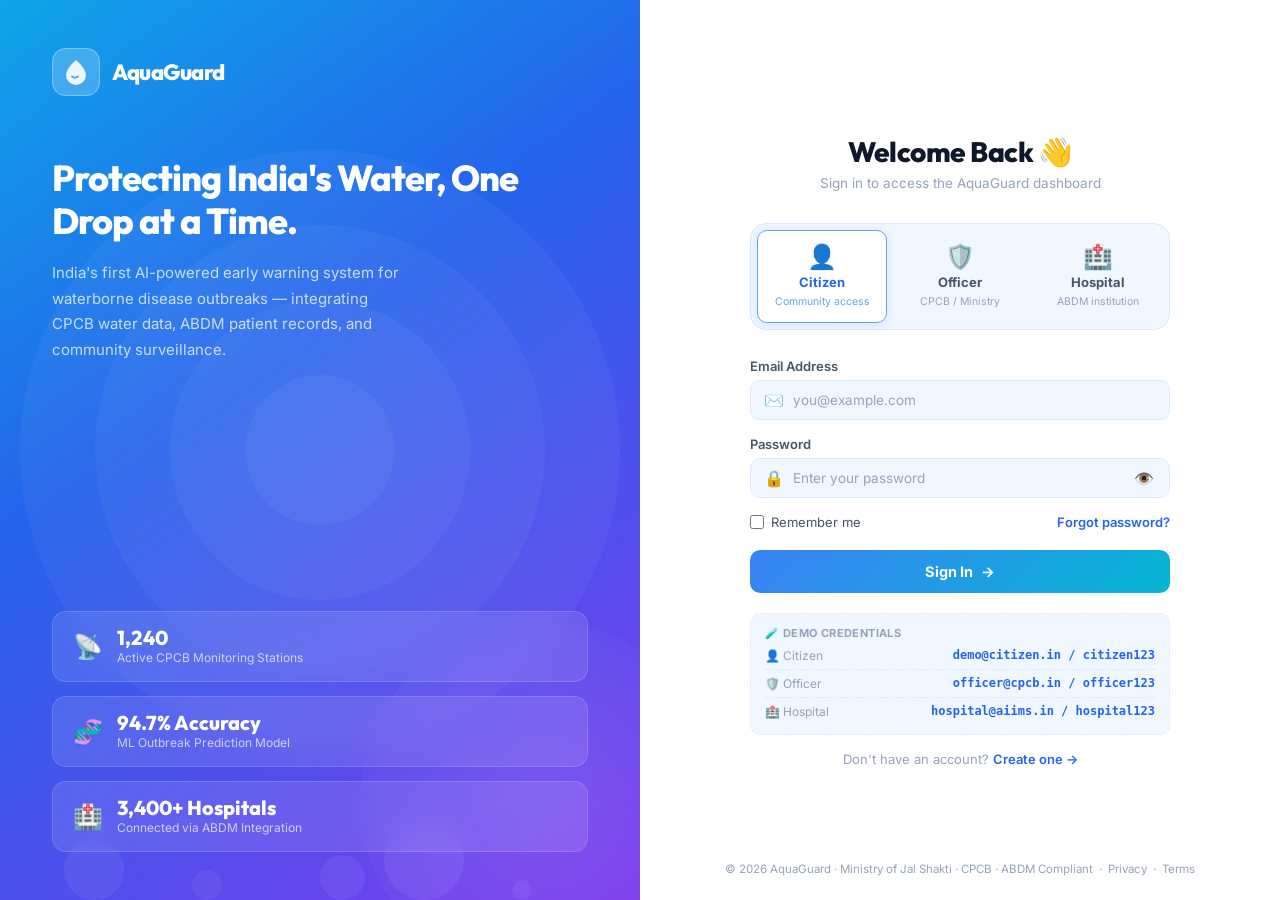
<file: login.html>
<!DOCTYPE html>
<html lang="en">
<head>
  <meta charset="UTF-8" />
  <meta name="viewport" content="width=device-width, initial-scale=1.0" />
  <title>Sign In — AquaGuard</title>
  <meta name="description" content="Sign in to AquaGuard — India's national waterborne disease detection platform. Hospital and citizen access available." />
  <link rel="preconnect" href="https://fonts.googleapis.com" />
  <link rel="preconnect" href="https://fonts.gstatic.com" crossorigin />
  <link href="https://fonts.googleapis.com/css2?family=Inter:wght@300;400;500;600;700;800&family=Outfit:wght@400;600;700;800&display=swap" rel="stylesheet" />
  <style>
    *, *::before, *::after { box-sizing: border-box; margin: 0; padding: 0; }
    :root {
      --blue-50: #eff6ff; --blue-100: #dbeafe; --blue-400: #60a5fa;
      --blue-500: #3b82f6; --blue-600: #2563eb; --cyan-400: #22d3ee; --cyan-500: #06b6d4;
      --teal-400: #2dd4bf; --green: #22c55e; --orange: #f97316;
      --red: #ef4444; --purple: #a855f7;
      --text-primary: #0f172a; --text-secondary: #475569; --text-muted: #94a3b8;
      --border: #dbeafe; --surface: #ffffff; --bg: #f0f7ff;
      --radius: 16px; --radius-sm: 10px;
      --shadow: 0 4px 24px rgba(59,130,246,0.12);
    }
    html, body { height: 100%; font-family: 'Inter', sans-serif; background: var(--bg); color: var(--text-primary); overflow-x: hidden; }
    ::-webkit-scrollbar { width: 5px; } ::-webkit-scrollbar-thumb { background: var(--border); border-radius: 99px; }

    /* ── LAYOUT ── */
    .auth-wrapper {
      min-height: 100vh;
      display: grid;
      grid-template-columns: 1fr 1fr;
    }

    /* ── LEFT PANEL ── */
    .left-panel {
      background: linear-gradient(145deg, #0ea5e9 0%, #2563eb 40%, #7c3aed 100%);
      position: relative;
      display: flex;
      flex-direction: column;
      justify-content: space-between;
      padding: 48px 52px;
      overflow: hidden;
    }
    .left-panel::before {
      content: '';
      position: absolute;
      inset: 0;
      background: url("data:image/svg+xml,%3Csvg width='600' height='600' viewBox='0 0 600 600' xmlns='http://www.w3.org/2000/svg'%3E%3Cg fill='none' fill-rule='evenodd'%3E%3Cg fill='%23ffffff' fill-opacity='0.04'%3E%3Ccircle cx='300' cy='300' r='200'/%3E%3Ccircle cx='300' cy='300' r='150'/%3E%3Ccircle cx='300' cy='300' r='100'/%3E%3Ccircle cx='300' cy='300' r='50'/%3E%3C/g%3E%3C/g%3E%3C/svg%3E") center/cover;
      pointer-events: none;
    }
    .left-panel::after {
      content: '';
      position: absolute;
      bottom: -80px; right: -80px;
      width: 360px; height: 360px;
      background: radial-gradient(circle, rgba(255,255,255,0.1), transparent);
      border-radius: 50%;
      pointer-events: none;
    }
    .lp-top { position: relative; z-index: 1; }
    .lp-logo { display: flex; align-items: center; gap: 12px; margin-bottom: 60px; }
    .lp-logo-icon {
      width: 48px; height: 48px;
      background: rgba(255,255,255,0.2);
      border: 1px solid rgba(255,255,255,0.3);
      border-radius: 14px;
      display: flex; align-items: center; justify-content: center;
      backdrop-filter: blur(8px);
    }
    .lp-logo-text { font-family: 'Outfit', sans-serif; font-size: 22px; font-weight: 800; color: white; letter-spacing: -0.5px; }
    .lp-headline { font-family: 'Outfit', sans-serif; font-size: 36px; font-weight: 800; color: white; line-height: 1.2; margin-bottom: 18px; letter-spacing: -1px; }
    .lp-sub { font-size: 15px; color: rgba(255,255,255,0.75); line-height: 1.7; max-width: 360px; }

    .lp-stats { position: relative; z-index: 1; display: flex; flex-direction: column; gap: 14px; }
    .lp-stat {
      display: flex; align-items: center; gap: 14px;
      background: rgba(255,255,255,0.1);
      border: 1px solid rgba(255,255,255,0.15);
      backdrop-filter: blur(12px);
      border-radius: 14px;
      padding: 16px 20px;
    }
    .lp-stat-icon { font-size: 24px; }
    .lp-stat-val { font-family: 'Outfit', sans-serif; font-size: 20px; font-weight: 800; color: white; line-height: 1; }
    .lp-stat-lbl { font-size: 12px; color: rgba(255,255,255,0.7); margin-top: 2px; }

    .floating-drop {
      position: absolute;
      border-radius: 50%;
      background: rgba(255,255,255,0.06);
      animation: floatUp linear infinite;
    }

    @keyframes floatUp {
      0% { transform: translateY(0) scale(1); opacity: 0.6; }
      100% { transform: translateY(-600px) scale(0.5); opacity: 0; }
    }

    /* ── RIGHT PANEL ── */
    .right-panel {
      display: flex;
      flex-direction: column;
      align-items: center;
      justify-content: center;
      padding: 48px 52px;
      background: var(--surface);
      position: relative;
    }

    .auth-box { width: 100%; max-width: 420px; }

    .auth-header { text-align: center; margin-bottom: 32px; }
    .auth-title { font-family: 'Outfit', sans-serif; font-size: 28px; font-weight: 800; color: var(--text-primary); letter-spacing: -0.5px; margin-bottom: 6px; }
    .auth-sub { font-size: 13.5px; color: var(--text-muted); }

    /* Role Selector */
    .role-selector {
      display: grid;
      grid-template-columns: 1fr 1fr 1fr;
      gap: 8px;
      margin-bottom: 28px;
      background: var(--bg);
      border: 1.5px solid var(--border);
      border-radius: var(--radius);
      padding: 6px;
    }

    .role-btn {
      display: flex;
      flex-direction: column;
      align-items: center;
      gap: 5px;
      padding: 14px 12px;
      border-radius: 10px;
      cursor: pointer;
      border: 1.5px solid transparent;
      background: transparent;
      transition: all 0.2s cubic-bezier(0.4,0,0.2,1);
      font-family: 'Inter', sans-serif;
    }
    .role-btn:hover { background: var(--blue-50); }
    .role-btn.active {
      background: var(--surface);
      border-color: var(--blue-400);
      box-shadow: 0 2px 12px rgba(59,130,246,0.15);
    }
    .role-icon { font-size: 24px; line-height: 1; }
    .role-label { font-size: 13px; font-weight: 700; color: var(--text-secondary); }
    .role-sub { font-size: 10.5px; color: var(--text-muted); }
    .role-btn.active .role-label { color: var(--blue-600); }
    .role-btn.active .role-sub { color: var(--blue-400); }

    /* Form */
    .auth-form { display: flex; flex-direction: column; gap: 16px; }

    .form-group { display: flex; flex-direction: column; gap: 6px; }
    .form-label { font-size: 13px; font-weight: 600; color: var(--text-secondary); }

    .input-wrap { position: relative; }
    .input-icon {
      position: absolute;
      left: 14px; top: 50%;
      transform: translateY(-50%);
      font-size: 16px;
      pointer-events: none;
    }
    .form-input {
      width: 100%;
      padding: 11px 14px 11px 42px;
      border: 1.5px solid var(--border);
      border-radius: var(--radius-sm);
      background: var(--bg);
      font-size: 13.5px;
      font-family: 'Inter', sans-serif;
      color: var(--text-primary);
      transition: all 0.2s;
      outline: none;
    }
    .form-input:focus { border-color: var(--blue-400); background: white; box-shadow: 0 0 0 3px rgba(59,130,246,0.1); }
    .form-input::placeholder { color: var(--text-muted); }

    .input-wrap .eye-btn {
      position: absolute;
      right: 12px; top: 50%;
      transform: translateY(-50%);
      background: none;
      border: none;
      cursor: pointer;
      font-size: 16px;
      color: var(--text-muted);
      padding: 4px;
      transition: color 0.2s;
    }
    .eye-btn:hover { color: var(--text-secondary); }

    .form-row { display: grid; grid-template-columns: 1fr 1fr; gap: 12px; }

    /* Hospital-only fields */
    .hospital-fields { display: none; flex-direction: column; gap: 16px; }
    .hospital-fields.visible { display: flex; }

    .form-select {
      width: 100%;
      padding: 11px 14px 11px 42px;
      border: 1.5px solid var(--border);
      border-radius: var(--radius-sm);
      background: var(--bg);
      font-size: 13.5px;
      font-family: 'Inter', sans-serif;
      color: var(--text-primary);
      transition: all 0.2s;
      outline: none;
      appearance: none;
      cursor: pointer;
    }
    .form-select:focus { border-color: var(--blue-400); background: white; box-shadow: 0 0 0 3px rgba(59,130,246,0.1); }

    .forgot-row {
      display: flex;
      align-items: center;
      justify-content: space-between;
    }
    .check-label {
      display: flex;
      align-items: center;
      gap: 7px;
      font-size: 13px;
      color: var(--text-secondary);
      cursor: pointer;
    }
    .check-label input { accent-color: var(--blue-500); width: 14px; height: 14px; }
    .forgot-link { font-size: 13px; font-weight: 600; color: var(--blue-600); text-decoration: none; }
    .forgot-link:hover { text-decoration: underline; }

    .submit-btn {
      width: 100%;
      padding: 13px;
      background: linear-gradient(135deg, var(--blue-500), var(--cyan-500));
      border: none;
      border-radius: var(--radius-sm);
      color: white;
      font-size: 14.5px;
      font-weight: 700;
      cursor: pointer;
      transition: all 0.2s;
      font-family: 'Inter', sans-serif;
      display: flex;
      align-items: center;
      justify-content: center;
      gap: 8px;
      margin-top: 4px;
    }
    .submit-btn:hover { transform: translateY(-1px); box-shadow: 0 6px 20px rgba(59,130,246,0.4); }
    .submit-btn:active { transform: none; }

    .hospital-btn-style {
      background: linear-gradient(135deg, #7c3aed, #3b82f6) !important;
    }
    .officer-btn-style {
      background: linear-gradient(135deg, #059669, #0ea5e9) !important;
    }

    .divider {
      display: flex;
      align-items: center;
      gap: 12px;
      margin: 4px 0;
    }
    .divider-line { flex: 1; height: 1px; background: var(--border); }
    .divider-text { font-size: 12px; color: var(--text-muted); white-space: nowrap; }

    .register-link {
      text-align: center;
      font-size: 13px;
      color: var(--text-muted);
      margin-top: 8px;
    }
    .register-link a { color: var(--blue-600); font-weight: 600; text-decoration: none; }
    .register-link a:hover { text-decoration: underline; }

    /* Error / success message */
    .auth-msg {
      display: none;
      padding: 10px 14px;
      border-radius: var(--radius-sm);
      font-size: 13px;
      font-weight: 500;
      margin-bottom: 4px;
      align-items: center;
      gap: 8px;
    }
    .auth-msg.error { display: flex; background: #fee2e2; color: #dc2626; border: 1px solid #fca5a5; }
    .auth-msg.success { display: flex; background: #dcfce7; color: #16a34a; border: 1px solid #86efac; }

    /* Hospital badge */
    .hospital-badge {
      display: none;
      align-items: center;
      gap: 8px;
      background: linear-gradient(135deg, #f5f3ff, #eff6ff);
      border: 1.5px solid #c4b5fd;
      border-radius: var(--radius-sm);
      padding: 10px 14px;
      margin-bottom: 4px;
    }
    .hospital-badge.visible { display: flex; }
    .hb-icon { font-size: 18px; }
    .hb-text { font-size: 12px; font-weight: 600; color: #7c3aed; flex: 1; }

    /* Footer */
    .auth-footer {
      position: absolute;
      bottom: 24px;
      font-size: 11.5px;
      color: var(--text-muted);
      text-align: center;
    }

    /* Demo credentials box */
    .demo-box {
      background: var(--bg);
      border: 1.5px dashed var(--border);
      border-radius: var(--radius-sm);
      padding: 12px 14px;
      margin-top: 4px;
    }
    .demo-box-title { font-size: 11px; font-weight: 700; color: var(--text-muted); text-transform: uppercase; letter-spacing: .4px; margin-bottom: 8px; }
    .demo-row { display: flex; justify-content: space-between; font-size: 12px; color: var(--text-secondary); margin-bottom: 3px; }
    .demo-row span:first-child { color: var(--text-muted); }
    .demo-row strong { font-family: monospace; color: var(--blue-600); cursor: pointer; }
    .demo-row strong:hover { text-decoration: underline; }

    /* Responsive */
    @media (max-width: 900px) {
      .auth-wrapper { grid-template-columns: 1fr; }
      .left-panel { display: none; }
      .right-panel { padding: 40px 28px; }
    }
    @media (max-width: 480px) {
      .right-panel { padding: 32px 20px; }
      .lp-headline { font-size: 28px; }
    }

    /* Loading spinner */
    @keyframes spin { to { transform: rotate(360deg); } }
    .spinner {
      width: 18px; height: 18px;
      border: 2px solid rgba(255,255,255,0.4);
      border-top-color: white;
      border-radius: 50%;
      animation: spin 0.7s linear infinite;
      display: none;
    }
    .submit-btn.loading .spinner { display: block; }
    .submit-btn.loading .btn-text { opacity: 0.7; }
    .submit-btn.loading .btn-arrow { display: none; }

    /* Slide animation */
    @keyframes fadeSlideUp {
      from { opacity: 0; transform: translateY(20px); }
      to   { opacity: 1; transform: translateY(0); }
    }
    .auth-box { animation: fadeSlideUp 0.5s ease both; }
  </style>
</head>
<body>

<div class="auth-wrapper">

  <!-- ===== LEFT PANEL ===== -->
  <div class="left-panel">

    <!-- Floating drops -->
    <div class="floating-drop" style="width:60px;height:60px;left:10%;bottom:0;animation-duration:8s;animation-delay:0s;"></div>
    <div class="floating-drop" style="width:30px;height:30px;left:30%;bottom:0;animation-duration:6s;animation-delay:2s;"></div>
    <div class="floating-drop" style="width:80px;height:80px;left:60%;bottom:0;animation-duration:10s;animation-delay:1s;"></div>
    <div class="floating-drop" style="width:20px;height:20px;left:80%;bottom:0;animation-duration:7s;animation-delay:3s;"></div>
    <div class="floating-drop" style="width:45px;height:45px;left:50%;bottom:0;animation-duration:9s;animation-delay:4s;"></div>

    <div class="lp-top">
      <div class="lp-logo">
        <div class="lp-logo-icon">
          <svg width="28" height="28" viewBox="0 0 28 28" fill="none">
            <path d="M14 2C14 2 4 10.5 4 17a10 10 0 0020 0C24 10.5 14 2 14 2z" fill="white" fill-opacity="0.9"/>
            <path d="M10 18.5a5 5 0 006 0" stroke="rgba(59,130,246,0.8)" stroke-width="1.8" stroke-linecap="round"/>
          </svg>
        </div>
        <span class="lp-logo-text">AquaGuard</span>
      </div>
      <h1 class="lp-headline">Protecting India's Water, One Drop at a Time.</h1>
      <p class="lp-sub">India's first AI-powered early warning system for waterborne disease outbreaks — integrating CPCB water data, ABDM patient records, and community surveillance.</p>
    </div>

    <div class="lp-stats">
      <div class="lp-stat">
        <span class="lp-stat-icon">📡</span>
        <div>
          <div class="lp-stat-val">1,240</div>
          <div class="lp-stat-lbl">Active CPCB Monitoring Stations</div>
        </div>
      </div>
      <div class="lp-stat">
        <span class="lp-stat-icon">🧬</span>
        <div>
          <div class="lp-stat-val">94.7% Accuracy</div>
          <div class="lp-stat-lbl">ML Outbreak Prediction Model</div>
        </div>
      </div>
      <div class="lp-stat">
        <span class="lp-stat-icon">🏥</span>
        <div>
          <div class="lp-stat-val">3,400+ Hospitals</div>
          <div class="lp-stat-lbl">Connected via ABDM Integration</div>
        </div>
      </div>
    </div>
  </div>

  <!-- ===== RIGHT PANEL ===== -->
  <div class="right-panel">
    <div class="auth-box">

      <div class="auth-header">
        <div class="auth-title" id="auth-title">Welcome Back 👋</div>
        <p class="auth-sub" id="auth-sub">Sign in to access the AquaGuard dashboard</p>
      </div>

      <!-- Role Selector -->
      <div class="role-selector" role="group" aria-label="Select user type">
        <button class="role-btn" id="role-user" onclick="setRole('user')" aria-pressed="true">
          <span class="role-icon">👤</span>
          <span class="role-label">Citizen</span>
          <span class="role-sub">Community access</span>
        </button>
        <button class="role-btn" id="role-officer" onclick="setRole('officer')" aria-pressed="false">
          <span class="role-icon">🛡️</span>
          <span class="role-label">Officer</span>
          <span class="role-sub">CPCB / Ministry</span>
        </button>
        <button class="role-btn" id="role-hospital" onclick="setRole('hospital')" aria-pressed="false">
          <span class="role-icon">🏥</span>
          <span class="role-label">Hospital</span>
          <span class="role-sub">ABDM institution</span>
        </button>
      </div>

      <!-- Hospital Verification Badge -->
      <div class="hospital-badge" id="hospital-badge">
        <span class="hb-icon">🔒</span>
        <div class="hb-text">Hospital login requires an ABDM-registered institution ID and is subject to verification.</div>
      </div>

      <!-- Error / Success -->
      <div class="auth-msg" id="auth-msg"></div>

      <!-- Login Form -->
      <form class="auth-form" id="login-form" onsubmit="handleLogin(event)" autocomplete="on">

        <!-- Hospital-only fields -->
        <div class="hospital-fields" id="hospital-fields">
          <div class="form-group">
            <label class="form-label" for="hosp-id">Hospital / Institution ID</label>
            <div class="input-wrap">
              <span class="input-icon">🏨</span>
              <select class="form-select" id="hosp-id" name="hospital">
                <option value="">Select your institution…</option>
                <option>AIIMS New Delhi</option>
                <option>AIIMS Patna</option>
                <option>PGIMER Chandigarh</option>
                <option>SSKM Kolkata</option>
                <option>Safdarjung Hospital</option>
                <option>District Hospital Varanasi</option>
                <option>Civil Hospital Surat</option>
                <option>Hamidia Hospital Bhopal</option>
                <option>PMCH Patna</option>
                <option>Medical College Hospital Kolkata</option>
                <option>Other (Enter ABDM ID below)</option>
              </select>
            </div>
          </div>
          <div class="form-group">
            <label class="form-label" for="abdm-id">ABDM Facility ID</label>
            <div class="input-wrap">
              <span class="input-icon">🔑</span>
              <input type="text" class="form-input" id="abdm-id" name="abdmId" placeholder="e.g. IN-HOS-DL-001234" autocomplete="off" />
            </div>
          </div>
          <div class="form-group">
            <label class="form-label" for="dept">Department / Role</label>
            <div class="input-wrap">
              <span class="input-icon">🩺</span>
              <select class="form-select" id="dept" name="department">
                <option value="">Select department…</option>
                <option>Epidemiology &amp; Public Health</option>
                <option>Emergency Medicine</option>
                <option>Internal Medicine</option>
                <option>Microbiology Lab</option>
                <option>Hospital Administration</option>
                <option>Ministry Official</option>
                <option>CPCB Field Officer</option>
                <option>NDMA Representative</option>
              </select>
            </div>
          </div>
        </div>

        <!-- Common Fields -->
        <div class="form-group">
          <label class="form-label" for="email">Email Address</label>
          <div class="input-wrap">
            <span class="input-icon">✉️</span>
            <input type="email" class="form-input" id="email" name="email" placeholder="you@example.com" autocomplete="email" required />
          </div>
        </div>

        <div class="form-group">
          <label class="form-label" for="password">Password</label>
          <div class="input-wrap">
            <span class="input-icon">🔒</span>
            <input type="password" class="form-input" id="password" name="password" placeholder="Enter your password" autocomplete="current-password" required />
            <button type="button" class="eye-btn" onclick="togglePwd('password', this)" aria-label="Show/hide password">👁️</button>
          </div>
        </div>

        <div class="forgot-row">
          <label class="check-label">
            <input type="checkbox" id="remember" name="remember" />
            Remember me
          </label>
          <a href="forgot-password.html" class="forgot-link">Forgot password?</a>
        </div>

        <button type="submit" class="submit-btn" id="submit-btn">
          <div class="spinner"></div>
          <span class="btn-text" id="btn-text">Sign In</span>
          <span class="btn-arrow">→</span>
        </button>

        <!-- Demo credentials -->
        <div class="demo-box">
          <div class="demo-box-title">🧪 Demo Credentials</div>
          <div class="demo-row"><span>👤 Citizen</span> <strong onclick="fillDemo('demo@citizen.in','citizen123')">demo@citizen.in / citizen123</strong></div>
          <div class="demo-row" style="border-top:1px dashed var(--border);margin-top:6px;padding-top:6px;"><span>🛡️ Officer</span> <strong onclick="fillDemo('officer@cpcb.in','officer123')">officer@cpcb.in / officer123</strong></div>
          <div class="demo-row" style="border-top:1px dashed var(--border);margin-top:6px;padding-top:6px;"><span>🏥 Hospital</span> <strong onclick="fillDemo('hospital@aiims.in','hospital123')">hospital@aiims.in / hospital123</strong></div>
        </div>

      </form>

      <div class="register-link" style="margin-top:16px;">
        Don't have an account? <a href="register.html" id="register-link">Create one →</a>
      </div>
    </div>

    <div class="auth-footer">
      © 2026 AquaGuard · Ministry of Jal Shakti · CPCB · ABDM Compliant &nbsp;·&nbsp;
      <a href="#" style="color:var(--text-muted);text-decoration:none;">Privacy</a> &nbsp;·&nbsp;
      <a href="#" style="color:var(--text-muted);text-decoration:none;">Terms</a>
    </div>
  </div>

</div>

<script>
  let currentRole = 'user';

  function setRole(role) {
    currentRole = role;
    document.getElementById('role-user').classList.toggle('active', role === 'user');
    document.getElementById('role-officer').classList.toggle('active', role === 'officer');
    document.getElementById('role-hospital').classList.toggle('active', role === 'hospital');

    const hf  = document.getElementById('hospital-fields');
    const hb  = document.getElementById('hospital-badge');
    const btn = document.getElementById('submit-btn');
    const title = document.getElementById('auth-title');
    const sub   = document.getElementById('auth-sub');
    const btnTxt = document.getElementById('btn-text');

    // Reset all styles first
    btn.classList.remove('hospital-btn-style', 'officer-btn-style');
    hf.classList.remove('visible');
    hb.classList.remove('visible');

    if (role === 'hospital') {
      hf.classList.add('visible');
      hb.classList.add('visible');
      btn.classList.add('hospital-btn-style');
      title.textContent = 'Hospital Authority Login 🏥';
      sub.textContent = 'ABDM-verified access for medical institutions';
      btnTxt.textContent = 'Sign In as Hospital';
    } else if (role === 'officer') {
      btn.classList.add('officer-btn-style');
      title.textContent = 'Health / CPCB Officer Login 🛡️';
      sub.textContent = 'Official access for health officers & ministry staff';
      btnTxt.textContent = 'Sign In as Officer';
    } else {
      title.textContent = 'Welcome Back 👋';
      sub.textContent = 'Sign in to access the AquaGuard dashboard';
      btnTxt.textContent = 'Sign In';
    }
    clearMsg();
  }

  // Set citizen active by default
  setRole('user');

  function togglePwd(id, btn) {
    const inp = document.getElementById(id);
    inp.type = inp.type === 'password' ? 'text' : 'password';
    btn.textContent = inp.type === 'password' ? '👁️' : '🙈';
  }

  function showMsg(type, text) {
    const el = document.getElementById('auth-msg');
    el.textContent = (type === 'error' ? '⚠️ ' : '✅ ') + text;
    el.className = 'auth-msg ' + type;
  }

  function clearMsg() {
    const el = document.getElementById('auth-msg');
    el.className = 'auth-msg';
    el.textContent = '';
  }

  function fillDemo(email, pwd) {
    document.getElementById('email').value = email;
    document.getElementById('password').value = pwd;
    if (email.includes('hospital'))        setRole('hospital');
    else if (email.includes('cpcb') || email.includes('officer')) setRole('officer');
    else                                   setRole('user');
    clearMsg();
  }

  // Demo users — three distinct roles
  const DEMO_USERS = {
    'demo@citizen.in':      { password: 'citizen123',  role: 'user',     name: 'Demo Citizen',      redirect: 'index.html' },
    'officer@cpcb.in':      { password: 'officer123',  role: 'officer',  name: 'CPCB Field Officer', redirect: 'index.html' },
    'hospital@aiims.in':    { password: 'hospital123', role: 'hospital', name: 'AIIMS New Delhi',    redirect: 'index.html' },
    'nandani@aquaguard.in': { password: 'admin123',    role: 'officer',  name: 'Nandani Shukla',    redirect: 'index.html' },
  };

  function handleLogin(e) {
    e.preventDefault();
    clearMsg();
    const email    = document.getElementById('email').value.trim();
    const password = document.getElementById('password').value;
    const btn      = document.getElementById('submit-btn');

    if (!email || !password) { showMsg('error', 'Please fill in all required fields.'); return; }

    btn.classList.add('loading');
    document.getElementById('btn-text').textContent = 'Signing in…';

    setTimeout(() => {
      btn.classList.remove('loading');
      const btnLabels = { user: 'Sign In', officer: 'Sign In as Officer', hospital: 'Sign In as Hospital' };
      document.getElementById('btn-text').textContent = btnLabels[currentRole] || 'Sign In';

      const user = DEMO_USERS[email];
      if (!user) { showMsg('error', 'No account found with this email address.'); return; }
      if (user.password !== password) { showMsg('error', 'Incorrect password. Please try again.'); return; }
      if (user.role !== currentRole) {
        const roleNames = { user: 'Citizen', officer: 'Health Officer', hospital: 'Hospital Authority' };
        showMsg('error', `This account is registered as "${roleNames[user.role] || user.role}". Please select the correct role tab.`);
        return;
      }

      // Save session with the correct role
      sessionStorage.setItem('aq_user', JSON.stringify({ email, name: user.name, role: currentRole }));

      showMsg('success', `Welcome, ${user.name}! Redirecting to your dashboard…`);
      btn.textContent = '✅ Signed In!';
      btn.style.background = 'linear-gradient(135deg,#22c55e,#16a34a)';

      setTimeout(() => { window.location.href = user.redirect; }, 1200);
    }, 1600);
  }
</script>
</body>
</html>

</body>
</html>
</file>
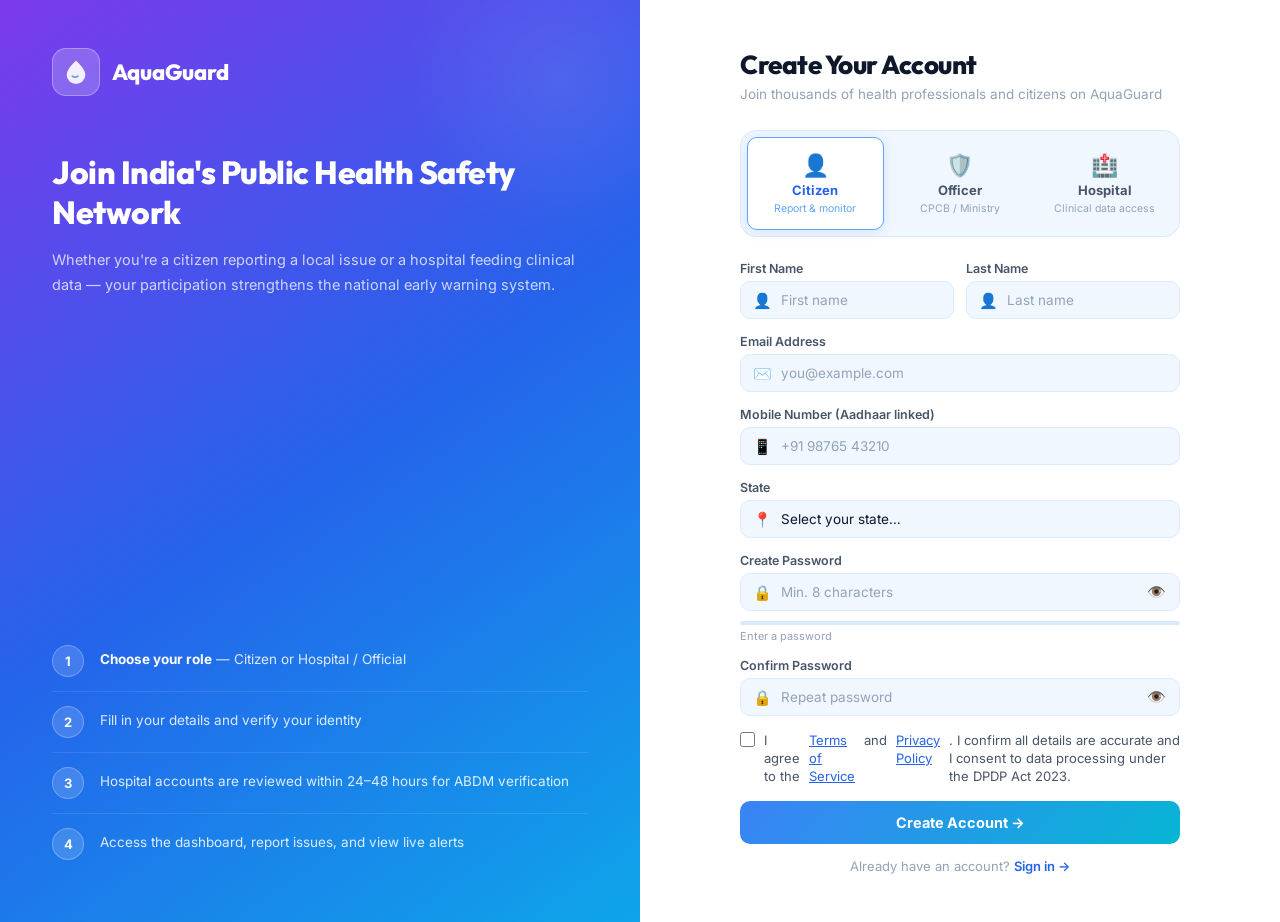
<file: register.html>
<!DOCTYPE html>
<html lang="en">
<head>
  <meta charset="UTF-8" />
  <meta name="viewport" content="width=device-width, initial-scale=1.0" />
  <title>Create Account — AquaGuard</title>
  <meta name="description" content="Register for AquaGuard as a citizen or hospital to access India's waterborne disease surveillance platform." />
  <link rel="preconnect" href="https://fonts.googleapis.com" />
  <link href="https://fonts.googleapis.com/css2?family=Inter:wght@300;400;500;600;700;800&family=Outfit:wght@400;600;700;800&display=swap" rel="stylesheet" />
  <style>
    *, *::before, *::after { box-sizing: border-box; margin: 0; padding: 0; }
    :root {
      --blue-50: #eff6ff; --blue-100: #dbeafe; --blue-400: #60a5fa;
      --blue-500: #3b82f6; --blue-600: #2563eb; --cyan-400: #22d3ee; --cyan-500: #06b6d4;
      --green: #22c55e; --orange: #f97316; --red: #ef4444; --purple: #a855f7;
      --text-primary: #0f172a; --text-secondary: #475569; --text-muted: #94a3b8;
      --border: #dbeafe; --surface: #ffffff; --bg: #f0f7ff;
      --radius: 16px; --radius-sm: 10px;
    }
    html, body { min-height: 100%; font-family: 'Inter', sans-serif; background: var(--bg); color: var(--text-primary); }
    ::-webkit-scrollbar { width: 5px; } ::-webkit-scrollbar-thumb { background: var(--border); border-radius: 99px; }

    .reg-wrapper {
      min-height: 100vh;
      display: grid;
      grid-template-columns: 1fr 1fr;
    }

    /* LEFT */
    .left-panel {
      background: linear-gradient(145deg, #7c3aed 0%, #2563eb 50%, #0ea5e9 100%);
      position: relative;
      display: flex;
      flex-direction: column;
      justify-content: space-between;
      padding: 48px 52px;
      overflow: hidden;
    }
    .left-panel::after {
      content: '';
      position: absolute;
      top: -80px; right: -80px;
      width: 320px; height: 320px;
      background: radial-gradient(circle, rgba(255,255,255,0.08), transparent 70%);
      border-radius: 50%;
    }
    .lp-logo { display: flex; align-items: center; gap: 12px; margin-bottom: 56px; position: relative; z-index: 1; }
    .lp-logo-icon { width: 48px; height: 48px; background: rgba(255,255,255,0.2); border: 1px solid rgba(255,255,255,0.3); border-radius: 14px; display: flex; align-items: center; justify-content: center; }
    .lp-logo-text { font-family: 'Outfit', sans-serif; font-size: 22px; font-weight: 800; color: white; }
    .lp-content { position: relative; z-index: 1; }
    .lp-headline { font-family: 'Outfit', sans-serif; font-size: 32px; font-weight: 800; color: white; line-height: 1.25; margin-bottom: 16px; letter-spacing: -0.5px; }
    .lp-sub { font-size: 14.5px; color: rgba(255,255,255,0.75); line-height: 1.7; margin-bottom: 36px; }

    .steps-list { position: relative; z-index: 1; display: flex; flex-direction: column; gap: 0; }
    .step-item { display: flex; gap: 16px; padding: 14px 0; border-bottom: 1px solid rgba(255,255,255,0.1); }
    .step-item:last-child { border-bottom: none; }
    .step-num { width: 32px; height: 32px; border-radius: 50%; background: rgba(255,255,255,0.15); border: 1px solid rgba(255,255,255,0.25); display: flex; align-items: center; justify-content: center; font-size: 13px; font-weight: 700; color: white; flex-shrink: 0; }
    .step-text { font-size: 13.5px; color: rgba(255,255,255,0.85); line-height: 1.5; padding-top: 4px; }

    /* RIGHT */
    .right-panel {
      background: var(--surface);
      padding: 48px 52px;
      overflow-y: auto;
      display: flex;
      flex-direction: column;
      align-items: center;
    }

    .reg-box { width: 100%; max-width: 440px; }

    .reg-header { margin-bottom: 28px; }
    .reg-title { font-family: 'Outfit', sans-serif; font-size: 26px; font-weight: 800; color: var(--text-primary); letter-spacing: -0.5px; margin-bottom: 5px; }
    .reg-sub { font-size: 13.5px; color: var(--text-muted); }

    /* Role toggle */
    .role-toggle {
      display: grid;
      grid-template-columns: 1fr 1fr 1fr;
      gap: 8px;
      margin-bottom: 24px;
      background: var(--bg);
      border: 1.5px solid var(--border);
      border-radius: var(--radius);
      padding: 6px;
    }
    .role-btn {
      display: flex; flex-direction: column; align-items: center; gap: 4px;
      padding: 14px 10px;
      border-radius: 10px;
      cursor: pointer;
      border: 1.5px solid transparent;
      background: transparent;
      transition: all 0.2s;
      font-family: 'Inter', sans-serif;
    }
    .role-btn.active { background: var(--surface); border-color: var(--blue-400); box-shadow: 0 2px 12px rgba(59,130,246,0.15); }
    .role-icon { font-size: 22px; }
    .role-label { font-size: 13px; font-weight: 700; color: var(--text-secondary); }
    .role-sub { font-size: 10.5px; color: var(--text-muted); }
    .role-btn.active .role-label { color: var(--blue-600); }
    .role-btn.active .role-sub { color: var(--blue-400); }

    .reg-form { display: flex; flex-direction: column; gap: 15px; }

    .form-group { display: flex; flex-direction: column; gap: 5px; }
    .form-label { font-size: 12.5px; font-weight: 600; color: var(--text-secondary); }
    .form-row { display: grid; grid-template-columns: 1fr 1fr; gap: 12px; }

    .input-wrap { position: relative; }
    .input-icon { position: absolute; left: 13px; top: 50%; transform: translateY(-50%); font-size: 15px; pointer-events: none; }
    .form-input, .form-select {
      width: 100%; padding: 10px 13px 10px 40px;
      border: 1.5px solid var(--border); border-radius: var(--radius-sm);
      background: var(--bg); font-size: 13.5px;
      font-family: 'Inter', sans-serif; color: var(--text-primary);
      transition: all 0.2s; outline: none; appearance: none;
    }
    .form-input:focus, .form-select:focus { border-color: var(--blue-400); background: white; box-shadow: 0 0 0 3px rgba(59,130,246,0.1); }
    .form-input::placeholder { color: var(--text-muted); }
    .eye-btn { position: absolute; right: 11px; top: 50%; transform: translateY(-50%); background: none; border: none; cursor: pointer; font-size: 15px; color: var(--text-muted); padding: 3px; }
    .eye-btn:hover { color: var(--text-secondary); }

    /* Password strength */
    .pwd-strength { margin-top: 5px; }
    .pwd-strength-bar { height: 4px; border-radius: 99px; background: var(--border); overflow: hidden; margin-bottom: 4px; }
    .pwd-strength-fill { height: 100%; border-radius: 99px; width: 0; transition: all 0.3s; }
    .pwd-strength-text { font-size: 11px; color: var(--text-muted); }

    .hospital-section { display: none; flex-direction: column; gap: 15px; }
    .hospital-section.visible { display: flex; }
    .section-divider { display: flex; align-items: center; gap: 10px; }
    .sd-line { flex: 1; height: 1px; background: var(--border); }
    .sd-label { font-size: 11.5px; font-weight: 700; color: var(--text-muted); text-transform: uppercase; letter-spacing: .5px; background: white; padding: 0 8px; white-space: nowrap; }

    .verification-notice {
      background: linear-gradient(135deg, #f5f3ff, #eff6ff);
      border: 1.5px solid #c4b5fd;
      border-radius: var(--radius-sm);
      padding: 12px 14px;
      display: flex; gap: 10px; align-items: flex-start;
    }
    .vn-icon { font-size: 18px; flex-shrink: 0; }
    .vn-text { font-size: 12px; color: #7c3aed; line-height: 1.5; }

    .terms-check { display: flex; align-items: flex-start; gap: 9px; font-size: 13px; color: var(--text-secondary); cursor: pointer; line-height: 1.4; }
    .terms-check input { accent-color: var(--blue-500); width: 15px; height: 15px; margin-top: 1px; flex-shrink: 0; }
    .terms-check a { color: var(--blue-600); }

    .submit-btn {
      width: 100%; padding: 13px;
      background: linear-gradient(135deg, var(--blue-500), var(--cyan-500));
      border: none; border-radius: var(--radius-sm);
      color: white; font-size: 14.5px; font-weight: 700;
      cursor: pointer; transition: all 0.2s;
      font-family: 'Inter', sans-serif;
      display: flex; align-items: center; justify-content: center; gap: 8px;
    }
    .submit-btn:hover { transform: translateY(-1px); box-shadow: 0 6px 20px rgba(59,130,246,0.4); }
    .hosp-style    { background: linear-gradient(135deg, #7c3aed, #3b82f6) !important; }
    .officer-style { background: linear-gradient(135deg, #059669, #0ea5e9) !important; }

    .auth-msg { display: none; padding: 10px 14px; border-radius: var(--radius-sm); font-size: 13px; font-weight: 500; align-items: center; gap: 8px; }
    .auth-msg.error { display: flex; background: #fee2e2; color: #dc2626; border: 1px solid #fca5a5; }
    .auth-msg.success { display: flex; background: #dcfce7; color: #16a34a; border: 1px solid #86efac; }

    .login-link { text-align: center; font-size: 13px; color: var(--text-muted); margin-top: 14px; }
    .login-link a { color: var(--blue-600); font-weight: 600; text-decoration: none; }
    .login-link a:hover { text-decoration: underline; }

    @keyframes fadeSlideUp { from { opacity: 0; transform: translateY(16px); } to { opacity: 1; transform: translateY(0); } }
    .reg-box { animation: fadeSlideUp 0.4s ease both; }

    @keyframes spin { to { transform: rotate(360deg); } }
    .spinner { width: 17px; height: 17px; border: 2px solid rgba(255,255,255,0.4); border-top-color: white; border-radius: 50%; animation: spin 0.7s linear infinite; display: none; }
    .submit-btn.loading .spinner { display: block; }

    @media (max-width: 900px) { .reg-wrapper { grid-template-columns: 1fr; } .left-panel { display: none; } .right-panel { padding: 40px 28px; } }
    @media (max-width: 480px) { .right-panel { padding: 32px 18px; } .form-row { grid-template-columns: 1fr; } }
  </style>
</head>
<body>

<div class="reg-wrapper">

  <!-- LEFT PANEL -->
  <div class="left-panel">
    <div>
      <div class="lp-logo">
        <div class="lp-logo-icon">
          <svg width="26" height="26" viewBox="0 0 28 28" fill="none"><path d="M14 2C14 2 4 10.5 4 17a10 10 0 0020 0C24 10.5 14 2 14 2z" fill="white" fill-opacity="0.9"/><path d="M10 18.5a5 5 0 006 0" stroke="rgba(59,130,246,0.8)" stroke-width="1.8" stroke-linecap="round"/></svg>
        </div>
        <span class="lp-logo-text">AquaGuard</span>
      </div>
      <div class="lp-content">
        <h1 class="lp-headline">Join India's Public Health Safety Network</h1>
        <p class="lp-sub">Whether you're a citizen reporting a local issue or a hospital feeding clinical data — your participation strengthens the national early warning system.</p>
      </div>
    </div>

    <div class="steps-list">
      <div class="step-item">
        <div class="step-num">1</div>
        <div class="step-text"><strong style="color:white;">Choose your role</strong> — Citizen or Hospital / Official</div>
      </div>
      <div class="step-item">
        <div class="step-num">2</div>
        <div class="step-text">Fill in your details and verify your identity</div>
      </div>
      <div class="step-item">
        <div class="step-num">3</div>
        <div class="step-text">Hospital accounts are reviewed within 24–48 hours for ABDM verification</div>
      </div>
      <div class="step-item">
        <div class="step-num">4</div>
        <div class="step-text">Access the dashboard, report issues, and view live alerts</div>
      </div>
    </div>
  </div>

  <!-- RIGHT PANEL -->
  <div class="right-panel">
    <div class="reg-box">
      <div class="reg-header">
        <div class="reg-title" id="reg-title">Create Your Account</div>
        <p class="reg-sub" id="reg-sub">Join thousands of health professionals and citizens on AquaGuard</p>
      </div>

      <!-- Role Toggle -->
      <div class="role-toggle">
        <button class="role-btn active" id="r-user" onclick="setReg('user')">
          <span class="role-icon">👤</span>
          <span class="role-label">Citizen</span>
          <span class="role-sub">Report & monitor</span>
        </button>
        <button class="role-btn" id="r-officer" onclick="setReg('officer')">
          <span class="role-icon">🛡️</span>
          <span class="role-label">Officer</span>
          <span class="role-sub">CPCB / Ministry</span>
        </button>
        <button class="role-btn" id="r-hosp" onclick="setReg('hospital')">
          <span class="role-icon">🏥</span>
          <span class="role-label">Hospital</span>
          <span class="role-sub">Clinical data access</span>
        </button>
      </div>

      <div class="auth-msg" id="reg-msg"></div>

      <form class="reg-form" id="reg-form" onsubmit="handleRegister(event)">

        <div class="form-row">
          <div class="form-group">
            <label class="form-label" for="fname">First Name</label>
            <div class="input-wrap">
              <span class="input-icon">👤</span>
              <input type="text" class="form-input" id="fname" placeholder="First name" required />
            </div>
          </div>
          <div class="form-group">
            <label class="form-label" for="lname">Last Name</label>
            <div class="input-wrap">
              <span class="input-icon">👤</span>
              <input type="text" class="form-input" id="lname" placeholder="Last name" required />
            </div>
          </div>
        </div>

        <div class="form-group">
          <label class="form-label" for="reg-email">Email Address</label>
          <div class="input-wrap">
            <span class="input-icon">✉️</span>
            <input type="email" class="form-input" id="reg-email" placeholder="you@example.com" required />
          </div>
        </div>

        <div class="form-group">
          <label class="form-label" for="phone">Mobile Number (Aadhaar linked)</label>
          <div class="input-wrap">
            <span class="input-icon">📱</span>
            <input type="tel" class="form-input" id="phone" placeholder="+91 98765 43210" />
          </div>
        </div>

        <div class="form-group">
          <label class="form-label" for="state">State</label>
          <div class="input-wrap">
            <span class="input-icon">📍</span>
            <select class="form-select" id="state">
              <option value="">Select your state…</option>
              <option>Andhra Pradesh</option><option>Bihar</option><option>Delhi</option>
              <option>Gujarat</option><option>Jharkhand</option><option>Karnataka</option>
              <option>Kerala</option><option>Madhya Pradesh</option><option>Maharashtra</option>
              <option>Odisha</option><option>Punjab</option><option>Rajasthan</option>
              <option>Tamil Nadu</option><option>Telangana</option><option>Uttar Pradesh</option>
              <option>Uttarakhand</option><option>West Bengal</option><option>Other</option>
            </select>
          </div>
        </div>

        <!-- Hospital-only section -->
        <div class="hospital-section" id="hosp-section">
          <div class="section-divider">
            <div class="sd-line"></div>
            <div class="sd-label">Hospital Details</div>
            <div class="sd-line"></div>
          </div>

          <div class="verification-notice">
            <span class="vn-icon">🔒</span>
            <div class="vn-text">Hospital accounts are verified against the ABDM registry within 24–48 hours. You'll receive an email once your account is approved.</div>
          </div>

          <div class="form-group">
            <label class="form-label" for="hosp-name">Hospital / Institution Name</label>
            <div class="input-wrap">
              <span class="input-icon">🏨</span>
              <input type="text" class="form-input" id="hosp-name" placeholder="e.g. AIIMS New Delhi" />
            </div>
          </div>

          <div class="form-group">
            <label class="form-label" for="reg-abdm">ABDM Facility ID</label>
            <div class="input-wrap">
              <span class="input-icon">🔑</span>
              <input type="text" class="form-input" id="reg-abdm" placeholder="e.g. IN-HOS-DL-001234" />
            </div>
          </div>

          <div class="form-row">
            <div class="form-group">
              <label class="form-label" for="reg-dept">Department</label>
              <div class="input-wrap">
                <span class="input-icon">🩺</span>
                <select class="form-select" id="reg-dept">
                  <option value="">Select…</option>
                  <option>Epidemiology</option>
                  <option>Emergency Medicine</option>
                  <option>Internal Medicine</option>
                  <option>Microbiology Lab</option>
                  <option>Hospital Administration</option>
                  <option>Ministry Official</option>
                  <option>CPCB Officer</option>
                </select>
              </div>
            </div>
            <div class="form-group">
              <label class="form-label" for="designation">Designation</label>
              <div class="input-wrap">
                <span class="input-icon">🏅</span>
                <input type="text" class="form-input" id="designation" placeholder="e.g. CMO" />
              </div>
            </div>
          </div>

          <div class="form-group">
            <label class="form-label" for="hosp-doc">Upload Staff ID (optional)</label>
            <div class="input-wrap" style="display:flex;align-items:center;gap:10px;">
              <input type="file" id="hosp-doc" accept=".pdf,.jpg,.png" style="padding:8px 12px;padding-left:12px;font-size:12.5px;" class="form-input" />
            </div>
          </div>
        </div>

        <div class="form-group">
          <label class="form-label" for="reg-pwd">Create Password</label>
          <div class="input-wrap">
            <span class="input-icon">🔒</span>
            <input type="password" class="form-input" id="reg-pwd" placeholder="Min. 8 characters" required onkeyup="checkStrength(this.value)" />
            <button type="button" class="eye-btn" onclick="togglePwd('reg-pwd',this)">👁️</button>
          </div>
          <div class="pwd-strength">
            <div class="pwd-strength-bar"><div class="pwd-strength-fill" id="str-fill"></div></div>
            <div class="pwd-strength-text" id="str-text">Enter a password</div>
          </div>
        </div>

        <div class="form-group">
          <label class="form-label" for="reg-pwd2">Confirm Password</label>
          <div class="input-wrap">
            <span class="input-icon">🔒</span>
            <input type="password" class="form-input" id="reg-pwd2" placeholder="Repeat password" required />
            <button type="button" class="eye-btn" onclick="togglePwd('reg-pwd2',this)">👁️</button>
          </div>
        </div>

        <label class="terms-check">
          <input type="checkbox" id="terms" required />
          I agree to the <a href="#">Terms of Service</a> and <a href="#">Privacy Policy</a>. I confirm all details are accurate and I consent to data processing under the DPDP Act 2023.
        </label>

        <button type="submit" class="submit-btn" id="reg-submit">
          <div class="spinner"></div>
          <span id="reg-btn-text">Create Account →</span>
        </button>

      </form>

      <div class="login-link">Already have an account? <a href="login.html">Sign in →</a></div>
    </div>
  </div>
</div>

<script>
  let regRole = 'user';

  function setReg(role) {
    regRole = role;
    document.getElementById('r-user').classList.toggle('active', role === 'user');
    document.getElementById('r-officer').classList.toggle('active', role === 'officer');
    document.getElementById('r-hosp').classList.toggle('active', role === 'hospital');

    const hs     = document.getElementById('hosp-section');
    const btn    = document.getElementById('reg-submit');
    const title  = document.getElementById('reg-title');
    const sub    = document.getElementById('reg-sub');
    const btnTxt = document.getElementById('reg-btn-text');

    // Reset styles
    btn.classList.remove('hosp-style', 'officer-style');
    hs.classList.remove('visible');

    if (role === 'hospital') {
      hs.classList.add('visible');
      btn.classList.add('hosp-style');
      title.textContent = 'Register as Hospital Authority';
      sub.textContent   = 'ABDM-verified access for medical institutions';
      btnTxt.textContent = 'Submit Registration →';
    } else if (role === 'officer') {
      btn.classList.add('officer-style');
      title.textContent = 'Register as Health / CPCB Officer';
      sub.textContent   = 'Official access for health officers & ministry staff';
      btnTxt.textContent = 'Submit Officer Registration →';
    } else {
      title.textContent = 'Create Your Account';
      sub.textContent   = 'Join thousands of health professionals and citizens on AquaGuard';
      btnTxt.textContent = 'Create Account →';
    }
  }

  function togglePwd(id, btn) {
    const inp = document.getElementById(id);
    inp.type = inp.type === 'password' ? 'text' : 'password';
    btn.textContent = inp.type === 'password' ? '👁️' : '🙈';
  }

  function checkStrength(pwd) {
    const fill = document.getElementById('str-fill');
    const txt  = document.getElementById('str-text');
    let score = 0;
    if (pwd.length >= 8) score++;
    if (/[A-Z]/.test(pwd)) score++;
    if (/[0-9]/.test(pwd)) score++;
    if (/[^A-Za-z0-9]/.test(pwd)) score++;
    const levels = [
      { w: '0%',   bg: 'transparent', t: 'Enter a password' },
      { w: '25%',  bg: '#ef4444',     t: '⚠️ Weak' },
      { w: '50%',  bg: '#f97316',     t: '⚡ Fair' },
      { w: '75%',  bg: '#f59e0b',     t: '👍 Good' },
      { w: '100%', bg: '#22c55e',     t: '✅ Strong' },
    ];
    const l = levels[score];
    fill.style.width = l.w;
    fill.style.background = l.bg;
    txt.style.color = l.bg === 'transparent' ? '#94a3b8' : l.bg;
    txt.textContent = l.t;
  }

  function showMsg(type, text) {
    const el = document.getElementById('reg-msg');
    el.textContent = (type === 'error' ? '⚠️ ' : '✅ ') + text;
    el.className = 'auth-msg ' + type;
    el.scrollIntoView({ behavior: 'smooth', block: 'nearest' });
  }

  function handleRegister(e) {
    e.preventDefault();
    const fname = document.getElementById('fname').value.trim();
    const lname = document.getElementById('lname').value.trim();
    const email = document.getElementById('reg-email').value.trim();
    const pwd   = document.getElementById('reg-pwd').value;
    const pwd2  = document.getElementById('reg-pwd2').value;
    const terms = document.getElementById('terms').checked;

    if (!fname || !lname || !email || !pwd) { showMsg('error', 'Please fill in all required fields.'); return; }
    if (pwd !== pwd2) { showMsg('error', 'Passwords do not match. Please try again.'); return; }
    if (pwd.length < 8) { showMsg('error', 'Password must be at least 8 characters long.'); return; }
    if (!terms) { showMsg('error', 'Please accept the terms and conditions to continue.'); return; }

    const btn = document.getElementById('reg-submit');
    btn.classList.add('loading');
    document.getElementById('reg-btn-text').textContent = 'Creating account…';

    setTimeout(() => {
      btn.classList.remove('loading');
      if (regRole === 'hospital') {
        showMsg('success', `Registration submitted! Your hospital account is pending ABDM verification (24–48 hours). Check your email at ${email}.`);
        document.getElementById('reg-btn-text').textContent = '✅ Registration Submitted';
        btn.style.background = 'linear-gradient(135deg,#22c55e,#16a34a)';
      } else if (regRole === 'officer') {
        showMsg('success', `Officer registration submitted! Your account is pending Ministry / CPCB verification (24–48 hours). Check your email at ${email}.`);
        document.getElementById('reg-btn-text').textContent = '✅ Registration Submitted';
        btn.style.background = 'linear-gradient(135deg,#059669,#0ea5e9)';
      } else {
        sessionStorage.setItem('aq_user', JSON.stringify({ name: `${fname} ${lname}`, email, role: 'user' }));
        showMsg('success', `Account created! Welcome, ${fname}. Redirecting to your dashboard…`);
        document.getElementById('reg-btn-text').textContent = '✅ Account Created!';
        btn.style.background = 'linear-gradient(135deg,#22c55e,#16a34a)';
        setTimeout(() => { window.location.href = 'index.html'; }, 1500);
      }
    }, 1800);
  }
</script>
</body>
</html>
</file>
<file: style.css>
/* =============================================
   AquaGuard — Clean & Simple Design System
   Light theme · Minimal · Easy to read
   ============================================= */

/* --- RESET & BASE --- */
*, *::before, *::after { box-sizing: border-box; margin: 0; padding: 0; }

:root {
  /* Page background */
  --bg:      #f5f6f8;
  --bg2:     #eef0f3;

  /* Surfaces */
  --surface: #ffffff;

  /* Borders — single neutral shade */
  --border:  #e2e4e9;

  /* Brand — one blue, used sparingly */
  --blue:    #2563eb;
  --blue-lt: #eff4ff;

  /* Text */
  --text-1:  #111827;   /* headings */
  --text-2:  #4b5563;   /* body */
  --text-3:  #9ca3af;   /* muted / labels */

  /* Status — only when needed */
  --ok:      #16a34a;
  --ok-bg:   #f0fdf4;
  --warn:    #d97706;
  --warn-bg: #fffbeb;
  --danger:  #dc2626;
  --danger-bg:#fff5f5;

  /* Structural */
  --sidebar-w:  240px;
  --topbar-h:   56px;
  --radius:     8px;
  --radius-sm:  6px;
  --shadow:     0 1px 3px rgba(0,0,0,0.07);
  --shadow-md:  0 2px 8px rgba(0,0,0,0.10);
  --transition: 0.15s ease;
}

html, body {
  height: 100%;
  font-family: 'Inter', sans-serif;
  background: var(--bg);
  color: var(--text-1);
  font-size: 14px;
  line-height: 1.6;
  overflow-x: hidden;
}

/* --- SCROLLBAR --- */
::-webkit-scrollbar { width: 5px; height: 5px; }
::-webkit-scrollbar-track { background: transparent; }
::-webkit-scrollbar-thumb { background: var(--border); border-radius: 99px; }

/* =============================================
   SIDEBAR
   ============================================= */
.sidebar {
  position: fixed;
  top: 0; left: 0;
  width: var(--sidebar-w);
  height: 100vh;
  background: var(--surface);
  border-right: 1px solid var(--border);
  display: flex;
  flex-direction: column;
  z-index: 100;
  transition: transform var(--transition);
  overflow-y: auto;
}

.sidebar-logo {
  display: flex;
  align-items: center;
  gap: 10px;
  padding: 18px 16px 14px;
  border-bottom: 1px solid var(--border);
}

.logo-icon {
  width: 34px; height: 34px;
  background: var(--blue);
  border-radius: 7px;
  display: flex; align-items: center; justify-content: center;
  flex-shrink: 0;
}

.logo-text {
  font-family: 'Outfit', sans-serif;
  font-size: 16px;
  font-weight: 700;
  color: var(--text-1);
  letter-spacing: -0.2px;
}

.sidebar-nav {
  flex: 1;
  padding: 10px 8px;
  display: flex;
  flex-direction: column;
  gap: 1px;
}

.nav-item {
  display: flex;
  align-items: center;
  gap: 10px;
  padding: 9px 10px;
  border-radius: var(--radius-sm);
  text-decoration: none;
  color: var(--text-2);
  font-size: 13.5px;
  font-weight: 500;
  transition: background var(--transition), color var(--transition);
}
.nav-item:hover { background: var(--bg); }
.nav-item.active {
  background: var(--blue-lt);
  color: var(--blue);
  font-weight: 600;
}

.nav-icon { font-size: 15px; width: 18px; text-align: center; }

.badge {
  margin-left: auto;
  background: var(--danger);
  color: white;
  font-size: 10px;
  font-weight: 700;
  padding: 1px 6px;
  border-radius: 99px;
}

.sidebar-footer {
  padding: 12px 8px;
  border-top: 1px solid var(--border);
}

.user-chip {
  display: flex;
  align-items: center;
  gap: 9px;
  padding: 9px 10px;
  background: var(--bg);
  border-radius: var(--radius-sm);
}

.user-avatar {
  width: 30px; height: 30px;
  background: var(--blue);
  border-radius: 6px;
  display: flex; align-items: center; justify-content: center;
  color: white;
  font-size: 11px;
  font-weight: 700;
  flex-shrink: 0;
}

.user-name { font-size: 13px; font-weight: 600; color: var(--text-1); }
.user-role { font-size: 11px; color: var(--text-3); }

.logout-btn {
  display: flex;
  align-items: center;
  gap: 7px;
  width: 100%;
  margin-top: 6px;
  padding: 8px 10px;
  background: none;
  border: 1px solid var(--border);
  border-radius: var(--radius-sm);
  color: var(--text-2);
  font-size: 12.5px;
  font-weight: 500;
  cursor: pointer;
  transition: background var(--transition);
  font-family: 'Inter', sans-serif;
  text-align: left;
}
.logout-btn:hover { background: var(--danger-bg); color: var(--danger); border-color: var(--danger); }

.role-badge-chip {
  display: inline-flex;
  align-items: center;
  gap: 4px;
  font-size: 10px;
  font-weight: 600;
  padding: 2px 7px;
  border-radius: 99px;
  margin-top: 2px;
  background: var(--bg2);
  color: var(--text-3);
}

/* =============================================
   MAIN CONTENT
   ============================================= */
.main-content {
  margin-left: var(--sidebar-w);
  min-height: 100vh;
  display: flex;
  flex-direction: column;
  transition: margin var(--transition);
}

/* --- TOP BAR --- */
.topbar {
  height: var(--topbar-h);
  background: var(--surface);
  border-bottom: 1px solid var(--border);
  display: flex;
  align-items: center;
  justify-content: space-between;
  padding: 0 24px;
  position: sticky;
  top: 0;
  z-index: 50;
}

.topbar-left { display: flex; align-items: center; gap: 12px; }
.topbar-right { display: flex; align-items: center; gap: 10px; }

.menu-btn {
  background: none;
  border: none;
  font-size: 18px;
  cursor: pointer;
  color: var(--text-2);
  padding: 4px 6px;
  border-radius: var(--radius-sm);
  transition: background var(--transition);
  display: none;
}
.menu-btn:hover { background: var(--bg); }

.breadcrumb { display: flex; align-items: center; gap: 6px; font-size: 13px; }
.bc-home { color: var(--text-3); }
.bc-sep { color: var(--text-3); }
.bc-current { color: var(--text-1); font-weight: 600; }

.realtime-chip {
  display: flex;
  align-items: center;
  gap: 6px;
  background: var(--ok-bg);
  border: 1px solid #bbf7d0;
  border-radius: 99px;
  padding: 4px 11px;
  font-size: 12px;
  font-weight: 600;
  color: var(--ok);
}

.pulse-dot {
  width: 7px; height: 7px;
  background: var(--ok);
  border-radius: 50%;
  animation: pulse 2s infinite;
}

@keyframes pulse {
  0%, 100% { box-shadow: 0 0 0 0 rgba(22,163,74,0.3); }
  50% { box-shadow: 0 0 0 5px rgba(22,163,74,0); }
}

.date-chip {
  font-size: 12.5px;
  color: var(--text-3);
  font-weight: 500;
}

.alert-btn {
  position: relative;
  background: none;
  border: 1px solid var(--border);
  padding: 6px 10px;
  border-radius: var(--radius-sm);
  font-size: 15px;
  cursor: pointer;
  transition: background var(--transition);
  color: var(--text-2);
}
.alert-btn:hover { background: var(--bg); }
.alert-count {
  position: absolute;
  top: -5px; right: -5px;
  background: var(--danger);
  color: white;
  font-size: 9px;
  font-weight: 700;
  width: 15px; height: 15px;
  border-radius: 99px;
  display: flex; align-items: center; justify-content: center;
  border: 2px solid white;
}

/* --- PAGE BODY --- */
.page-body {
  padding: 24px;
  flex: 1;
  display: flex;
  flex-direction: column;
  gap: 20px;
}

/* =============================================
   HERO
   ============================================= */
.hero-section {
  background: var(--surface);
  border: 1px solid var(--border);
  border-radius: var(--radius);
  padding: 24px 28px;
  display: flex;
  align-items: center;
  justify-content: space-between;
  gap: 24px;
}

.hero-title {
  font-family: 'Outfit', sans-serif;
  font-size: 22px;
  font-weight: 700;
  color: var(--text-1);
  letter-spacing: -0.3px;
  line-height: 1.2;
  margin-bottom: 6px;
}

.hero-sub {
  font-size: 13px;
  color: var(--text-2);
  max-width: 520px;
  line-height: 1.6;
}

.hero-status-strip {
  display: flex;
  gap: 12px;
  flex-shrink: 0;
}

.status-item {
  display: flex;
  align-items: center;
  gap: 10px;
  background: var(--bg);
  border: 1px solid var(--border);
  padding: 10px 14px;
  border-radius: var(--radius-sm);
  min-width: 100px;
}

.s-icon { font-size: 18px; }
.s-val { font-size: 18px; font-weight: 700; font-family: 'Outfit', sans-serif; color: var(--text-1); line-height: 1; }
.s-lbl { font-size: 11px; color: var(--text-3); margin-top: 2px; }

.status-safe  .s-val { color: var(--ok); }
.status-warn  .s-val { color: var(--warn); }
.status-danger .s-val { color: var(--danger); }
.status-neutral .s-val { color: var(--blue); }

/* =============================================
   KPI CARDS
   ============================================= */
.kpi-row {
  display: grid;
  grid-template-columns: repeat(4, 1fr);
  gap: 14px;
}

.kpi-card {
  background: var(--surface);
  border: 1px solid var(--border);
  border-radius: var(--radius);
  padding: 18px 20px;
  box-shadow: var(--shadow);
  position: relative;
}

/* thin top accent, single color per card */
.kpi-card::after {
  content: '';
  position: absolute;
  top: 0; left: 0; right: 0;
  height: 3px;
  border-radius: var(--radius) var(--radius) 0 0;
}
.kpi-blue::after   { background: var(--blue); }
.kpi-teal::after   { background: var(--ok); }
.kpi-orange::after { background: var(--warn); }
.kpi-purple::after { background: #7c3aed; }

.kpi-header {
  display: flex;
  align-items: center;
  justify-content: space-between;
  margin-bottom: 10px;
}
.kpi-label { font-size: 12px; color: var(--text-3); font-weight: 500; }
.kpi-icon-bg { font-size: 16px; opacity: 0.7; }

.kpi-value {
  font-family: 'Outfit', sans-serif;
  font-size: 28px;
  font-weight: 700;
  color: var(--text-1);
  line-height: 1;
  margin-bottom: 8px;
  letter-spacing: -0.5px;
}

.kpi-meta { display: flex; align-items: center; gap: 6px; margin-bottom: 10px; }
.kpi-trend {
  font-size: 11px;
  font-weight: 600;
  padding: 2px 6px;
  border-radius: 4px;
}
.kpi-trend.up   { background: var(--ok-bg); color: var(--ok); }
.kpi-trend.down { background: var(--danger-bg); color: var(--danger); }
.kpi-period { font-size: 11px; color: var(--text-3); }

.kpi-bar {
  height: 4px;
  background: var(--bg2);
  border-radius: 99px;
  overflow: hidden;
}
.kpi-fill {
  height: 100%;
  border-radius: 99px;
  background: var(--blue);
  transition: width 1s ease;
}
.kpi-teal   .kpi-fill { background: var(--ok); }
.kpi-orange .kpi-fill { background: var(--warn); }
.kpi-purple .kpi-fill { background: #7c3aed; }

/* =============================================
   GENERIC CARD
   ============================================= */
.card {
  background: var(--surface);
  border: 1px solid var(--border);
  border-radius: var(--radius);
  box-shadow: var(--shadow);
}

.card-head {
  display: flex;
  align-items: flex-start;
  justify-content: space-between;
  padding: 16px 20px 14px;
  border-bottom: 1px solid var(--border);
}

.card-title { font-size: 14px; font-weight: 600; color: var(--text-1); margin-bottom: 2px; }
.card-sub   { font-size: 12px; color: var(--text-3); }

.view-all-btn {
  font-size: 12.5px;
  color: var(--blue);
  font-weight: 500;
  text-decoration: none;
  white-space: nowrap;
  padding: 4px 8px;
  border-radius: 4px;
  transition: background var(--transition);
}
.view-all-btn:hover { background: var(--blue-lt); }

.card-actions { display: flex; gap: 6px; }

.chip-btn {
  font-size: 12px;
  font-weight: 500;
  padding: 4px 10px;
  border-radius: 99px;
  border: 1px solid var(--border);
  background: var(--bg);
  color: var(--text-2);
  cursor: pointer;
  transition: all var(--transition);
}
.chip-btn.active, .chip-btn:hover {
  border-color: var(--blue);
  background: var(--blue-lt);
  color: var(--blue);
}

/* =============================================
   MID ROW — Charts + Map
   ============================================= */
.mid-row {
  display: grid;
  grid-template-columns: 1.6fr 1fr;
  gap: 14px;
}

.chart-card .chart-container {
  padding: 14px 20px 20px;
  height: 240px;
}

.map-preview-card .map-placeholder {
  padding: 16px;
  display: flex;
  flex-direction: column;
  align-items: center;
  gap: 12px;
}

.map-india-svg {
  width: 100%;
  max-height: 200px;
  display: flex;
  align-items: center;
  justify-content: center;
}

.map-legend {
  display: flex;
  gap: 14px;
  justify-content: center;
}

.legend-item {
  display: flex;
  align-items: center;
  gap: 5px;
  font-size: 12px;
  color: var(--text-2);
}

.dot { width: 8px; height: 8px; border-radius: 50%; display: inline-block; }
.dot-safe   { background: var(--ok); }
.dot-warn   { background: var(--warn); }
.dot-danger { background: var(--danger); }

/* =============================================
   BOTTOM ROW
   ============================================= */
.bottom-row {
  display: grid;
  grid-template-columns: 1fr 1fr 1fr;
  gap: 14px;
}

/* --- Alerts Card --- */
.alerts-list { padding: 4px 0; }

.alert-item {
  display: flex;
  align-items: center;
  justify-content: space-between;
  padding: 11px 20px;
  border-left: 3px solid transparent;
  transition: background var(--transition);
  gap: 12px;
}
.alert-item:hover { background: var(--bg); }
.alert-critical { border-left-color: var(--danger); }
.alert-warning  { border-left-color: var(--warn); }
.alert-info     { border-left-color: var(--blue); }

.alert-left { display: flex; align-items: flex-start; gap: 10px; }
.al-icon    { font-size: 16px; flex-shrink: 0; margin-top: 2px; }
.al-title   { font-size: 13px; font-weight: 600; color: var(--text-1); margin-bottom: 2px; }
.al-meta    { font-size: 11.5px; color: var(--text-3); }
.al-time    { font-size: 11px; color: var(--text-3); white-space: nowrap; flex-shrink: 0; }

/* --- Patient Card --- */
.patient-stats {
  display: flex;
  padding: 16px 20px;
  border-bottom: 1px solid var(--border);
}

.pt-stat {
  flex: 1;
  text-align: center;
  padding: 0 8px;
  border-right: 1px solid var(--border);
}
.pt-stat:last-child { border-right: none; }

.pt-num {
  font-family: 'Outfit', sans-serif;
  font-size: 22px;
  font-weight: 700;
  color: var(--blue);
  letter-spacing: -0.5px;
}
.pt-num.pt-orange { color: var(--warn); }
.pt-num.pt-red    { color: var(--danger); }
.pt-lbl { font-size: 11px; color: var(--text-3); margin-top: 2px; }

.disease-breakdown { padding: 14px 20px; }
.db-title { font-size: 11px; font-weight: 600; color: var(--text-3); margin-bottom: 10px; text-transform: uppercase; letter-spacing: 0.5px; }

.db-item {
  display: flex;
  align-items: center;
  gap: 10px;
  margin-bottom: 9px;
}
.db-name     { font-size: 12.5px; color: var(--text-2); width: 78px; flex-shrink: 0; }
.db-bar-wrap { flex: 1; height: 5px; background: var(--bg2); border-radius: 99px; overflow: hidden; }
.db-bar      { height: 100%; border-radius: 99px; }
.db-red    { background: var(--danger); }
.db-orange { background: var(--warn); }
.db-yellow { background: #ca8a04; }
.db-blue   { background: var(--blue); }
.db-teal   { background: #14b8a6; }
.db-pct    { font-size: 12px; color: var(--text-3); width: 30px; text-align: right; }

/* --- Community Card --- */
.community-feed { padding: 4px 0; }

.cf-item {
  display: flex;
  gap: 10px;
  padding: 11px 20px;
  border-bottom: 1px solid var(--border);
  transition: background var(--transition);
}
.cf-item:last-child { border-bottom: none; }
.cf-item:hover { background: var(--bg); }

.cf-avatar {
  width: 32px; height: 32px;
  border-radius: 6px;
  display: flex; align-items: center; justify-content: center;
  font-size: 11px; font-weight: 700; color: white;
  flex-shrink: 0;
}
.cf-av1 { background: #3b82f6; }
.cf-av2 { background: #dc2626; }
.cf-av3 { background: #7c3aed; }

.cf-author { font-size: 12.5px; font-weight: 600; color: var(--text-1); display: flex; align-items: center; gap: 6px; margin-bottom: 2px; }
.cf-tag    { font-size: 10px; font-weight: 600; padding: 1px 6px; border-radius: 4px; }
.tag-verified { background: var(--ok-bg); color: var(--ok); }
.tag-urgent   { background: var(--danger-bg); color: var(--danger); }
.cf-text   { font-size: 12px; color: var(--text-2); line-height: 1.4; margin-bottom: 4px; }
.cf-footer { display: flex; gap: 10px; font-size: 11px; color: var(--text-3); }

.report-btn {
  display: block;
  width: calc(100% - 40px);
  margin: 10px 20px 14px;
  padding: 9px;
  background: var(--blue);
  border: none;
  border-radius: var(--radius-sm);
  color: white;
  font-size: 13px;
  font-weight: 600;
  cursor: pointer;
  transition: opacity var(--transition);
}
.report-btn:hover { opacity: 0.88; }

/* =============================================
   ML SECTION
   ============================================= */
.ml-body {
  padding: 20px;
  display: grid;
  grid-template-columns: 300px 1fr;
  gap: 20px;
  align-items: center;
}

.ml-feature-grid {
  display: grid;
  grid-template-columns: 1fr 1fr;
  gap: 10px;
}

.ml-feat {
  background: var(--bg);
  border: 1px solid var(--border);
  border-radius: var(--radius-sm);
  padding: 12px;
}

.mlf-icon  { font-size: 18px; margin-bottom: 5px; }
.mlf-label { font-size: 10.5px; font-weight: 600; color: var(--text-3); text-transform: uppercase; letter-spacing: 0.4px; margin-bottom: 3px; }
.mlf-list  { font-size: 11.5px; color: var(--text-2); line-height: 1.4; }
.mlf-val   { font-family: 'Outfit', sans-serif; font-size: 20px; font-weight: 700; }
.mlf-green  { color: var(--ok); }
.mlf-blue   { color: var(--blue); }
.mlf-orange { font-size: 13px; color: var(--warn); }

.ml-prediction-chart { height: 190px; }

/* =============================================
   QUICK ACTIONS
   ============================================= */
.qa-title {
  font-size: 12px;
  font-weight: 600;
  color: var(--text-3);
  margin-bottom: 10px;
  text-transform: uppercase;
  letter-spacing: 0.5px;
}

.qa-grid {
  display: grid;
  grid-template-columns: repeat(6, 1fr);
  gap: 10px;
}

.qa-card {
  background: var(--surface);
  border: 1px solid var(--border);
  border-radius: var(--radius);
  padding: 16px 12px;
  text-align: center;
  text-decoration: none;
  color: var(--text-1);
  transition: all var(--transition);
  box-shadow: var(--shadow);
  display: flex;
  flex-direction: column;
  align-items: center;
  gap: 5px;
}

.qa-card:hover {
  border-color: var(--blue);
  background: var(--blue-lt);
  box-shadow: var(--shadow-md);
}

.qa-icon  { font-size: 22px; line-height: 1; }
.qa-label { font-size: 12.5px; font-weight: 600; color: var(--text-1); }
.qa-sub   { font-size: 11px; color: var(--text-3); }

/* =============================================
   CPCB DRINKING WATER SUPPLY MONITORING PANEL
   ============================================= */
.cpcb-status-section {
  background: var(--surface);
  border: 1px solid var(--border);
  border-radius: var(--radius);
  box-shadow: var(--shadow);
  overflow: hidden;
}

/* --- Section Header --- */
.cpcb-section-header {
  display: flex;
  align-items: center;
  gap: 12px;
  padding: 14px 20px;
  border-bottom: 1px solid var(--border);
  background: var(--bg);
  flex-wrap: wrap;
}

.cpcb-section-title {
  display: flex;
  align-items: center;
  gap: 8px;
  font-size: 14px;
  font-weight: 600;
  color: var(--text-1);
  flex: 1;
}

.cpcb-pulse-ring {
  display: inline-block;
  width: 8px; height: 8px;
  border-radius: 50%;
  background: var(--ok);
  flex-shrink: 0;
}
.cpcb-pulse-ring::before {
  content: '';
  position: absolute;
  inset: -3px;
  border-radius: 50%;
  border: 1.5px solid rgba(22,163,74,0.4);
  animation: cpcb-ring 1.8s ease-out infinite;
}
@keyframes cpcb-ring {
  0%   { transform: scale(0.8); opacity: 1; }
  100% { transform: scale(1.8); opacity: 0; }
}

.cpcb-live-badge {
  font-size: 10px;
  font-weight: 700;
  color: var(--ok);
  background: var(--ok-bg);
  border: 1px solid #bbf7d0;
  padding: 1px 7px;
  border-radius: 99px;
  letter-spacing: 0.3px;
  animation: livePulse 2.5s infinite;
}
@keyframes livePulse {
  0%, 100% { opacity: 1; }
  50% { opacity: 0.6; }
}

.cpcb-section-meta {
  font-size: 11.5px;
  color: var(--text-3);
}

.cpcb-section-actions { display: flex; align-items: center; gap: 10px; }

.cpcb-refresh-btn {
  font-size: 12px;
  font-weight: 500;
  color: var(--blue);
  background: var(--surface);
  border: 1px solid var(--border);
  padding: 5px 12px;
  border-radius: 99px;
  cursor: pointer;
  transition: all var(--transition);
  font-family: 'Inter', sans-serif;
}
.cpcb-refresh-btn:hover { background: var(--blue-lt); border-color: var(--blue); }
.cpcb-refresh-btn.spinning { animation: spin360 0.7s linear infinite; }
@keyframes spin360 { to { transform: rotate(360deg); } }

.cpcb-details-link {
  font-size: 12.5px;
  font-weight: 500;
  color: var(--blue);
  text-decoration: none;
}
.cpcb-details-link:hover { text-decoration: underline; }

/* --- Source legend strip --- */
.source-legend-strip {
  display: flex;
  align-items: center;
  gap: 8px;
  padding: 10px 20px;
  border-bottom: 1px solid var(--border);
  flex-wrap: wrap;
  background: var(--surface);
}
.source-legend-strip .src-label {
  font-size: 11px;
  font-weight: 600;
  color: var(--text-3);
}
.src-chip {
  font-size: 11px;
  padding: 2px 9px;
  border-radius: 99px;
  font-weight: 500;
  border: 1px solid var(--border);
  background: var(--bg);
  color: var(--text-2);
}
.src-chip-std {
  margin-left: auto;
  font-size: 10.5px;
  color: var(--text-3);
}

/* --- 4 Sensor Cards Row --- */
.cpcb-sensor-row {
  display: grid;
  grid-template-columns: repeat(4, 1fr);
  border-bottom: 1px solid var(--border);
}

.cpcb-sensor-card {
  padding: 16px 20px;
  border-right: 1px solid var(--border);
}
.cpcb-sensor-card:last-child { border-right: none; }

.cscard-top {
  display: flex;
  align-items: center;
  justify-content: space-between;
  margin-bottom: 8px;
}

.cscard-icon {
  width: 32px; height: 32px;
  border-radius: 6px;
  display: flex; align-items: center; justify-content: center;
  font-size: 16px;
  background: var(--bg2);
}

.cscard-status-dot {
  width: 8px; height: 8px;
  border-radius: 50%;
  flex-shrink: 0;
}
.dot-active  { background: var(--ok);   animation: pulse 2s infinite; }
.dot-warning { background: var(--warn); }
.dot-offline { background: var(--danger); }

.cscard-label { font-size: 11px; font-weight: 600; color: var(--text-3); text-transform: uppercase; letter-spacing: 0.4px; margin-bottom: 4px; }

.cscard-value {
  font-family: 'Outfit', sans-serif;
  font-size: 24px;
  font-weight: 700;
  color: var(--text-1);
  line-height: 1;
  margin-bottom: 2px;
  transition: color 0.4s;
}
.cscard-value.anomaly { color: var(--danger); }
.cscard-value.warning { color: var(--warn); }

.cscard-unit  { font-size: 11.5px; color: var(--text-3); margin-bottom: 3px; }
.cscard-range {
  font-size: 10.5px;
  color: var(--text-3);
  background: var(--bg);
  border: 1px solid var(--border);
  border-radius: 3px;
  padding: 1px 5px;
  display: inline-block;
  margin-bottom: 8px;
}

.cscard-footer {
  display: flex;
  align-items: center;
  justify-content: space-between;
  border-top: 1px solid var(--border);
  padding-top: 6px;
}

.cscard-status-text { font-size: 11px; font-weight: 600; }
.cscard-status-text.collecting { color: var(--ok); }
.cscard-status-text.warning    { color: var(--warn); }
.cscard-status-text.offline    { color: var(--danger); }
.cscard-freq { font-size: 10.5px; color: var(--text-3); }

/* --- Ingestion Pipeline Strip --- */
.cpcb-pipeline-strip {
  display: flex;
  align-items: center;
  padding: 12px 20px;
  border-bottom: 1px solid var(--border);
  gap: 8px;
  background: var(--bg);
  flex-wrap: wrap;
}

.pipeline-step {
  display: flex;
  flex-direction: column;
  align-items: center;
  gap: 2px;
  padding: 7px 12px;
  border-radius: var(--radius-sm);
  border: 1px solid var(--border);
  background: var(--surface);
}

.pipe-icon  { font-size: 16px; }
.pipe-label { font-size: 11px; font-weight: 600; color: var(--text-1); }
.pipe-sub   { font-size: 10px; color: var(--text-3); }

.pipe-arrow { font-size: 16px; color: var(--text-3); flex-shrink: 0; }

/* --- Transmission Stats --- */
.cpcb-tx-stats {
  display: flex;
  gap: 18px;
  margin-left: auto;
  background: var(--surface);
  border: 1px solid var(--border);
  border-radius: var(--radius-sm);
  padding: 7px 16px;
  flex-shrink: 0;
}

.tx-stat { text-align: center; }
.tx-val  {
  font-family: 'Outfit', sans-serif;
  font-size: 16px;
  font-weight: 700;
  color: var(--text-1);
  line-height: 1;
}
.tx-val.tx-green  { color: var(--ok); }
.tx-val.tx-red    { color: var(--danger); }
.tx-val.tx-orange { color: var(--warn); }
.tx-lbl { font-size: 10px; color: var(--text-3); margin-top: 1px; }

/* --- Per-Station Live Feed Table --- */
.cpcb-station-feed { overflow-x: auto; }

.csf-header, .csf-row {
  display: grid;
  grid-template-columns: 2fr 0.7fr 1fr 0.7fr 0.7fr 0.7fr 1fr 1.1fr;
  align-items: center;
}

.csf-header {
  background: var(--bg);
  border-bottom: 1px solid var(--border);
}
.csf-header span {
  padding: 7px 14px;
  font-size: 10.5px;
  font-weight: 600;
  color: var(--text-3);
  text-transform: uppercase;
  letter-spacing: 0.4px;
  border-right: 1px solid var(--border);
}
.csf-header span:last-child { border-right: none; }

.csf-row {
  border-bottom: 1px solid var(--border);
  transition: background var(--transition);
}
.csf-row:last-child { border-bottom: none; }
.csf-row:hover { background: var(--bg); }

.csf-row span {
  padding: 9px 14px;
  font-size: 12.5px;
  color: var(--text-2);
  border-right: 1px solid var(--border);
}
.csf-row span:last-child { border-right: none; }
.csf-row .csf-station { font-weight: 600; color: var(--text-1); }

.csf-badge {
  display: inline-flex;
  align-items: center;
  gap: 4px;
  font-size: 10.5px;
  font-weight: 600;
  padding: 2px 8px;
  border-radius: 4px;
}
.badge-ok       { background: var(--ok-bg); color: var(--ok); }
.badge-warn     { background: var(--warn-bg); color: var(--warn); }
.badge-critical { background: var(--danger-bg); color: var(--danger); }
.badge-offline  { background: var(--bg2); color: var(--text-3); }

/* =============================================
   RESPONSIVE
   ============================================= */
@media (max-width: 1280px) {
  .kpi-row           { grid-template-columns: repeat(2, 1fr); }
  .bottom-row        { grid-template-columns: 1fr 1fr; }
  .bottom-row .community-card { grid-column: 1 / -1; }
  .qa-grid           { grid-template-columns: repeat(3, 1fr); }
  .cpcb-sensor-row   { grid-template-columns: repeat(2, 1fr); }
  .csf-header, .csf-row { grid-template-columns: 2fr 0.7fr 1fr 0.7fr 0.7fr 0.7fr 1fr; }
  .csf-header span:last-child, .csf-row span:last-child { display: none; }
}

@media (max-width: 1024px) {
  .mid-row  { grid-template-columns: 1fr; }
  .ml-body  { grid-template-columns: 1fr; }
  .ml-prediction-chart { height: 160px; }
  .hero-section { flex-direction: column; align-items: flex-start; }
  .hero-status-strip { width: 100%; flex-wrap: wrap; }
}

@media (max-width: 768px) {
  :root { --sidebar-w: 0px; }
  .sidebar { transform: translateX(-240px); width: 240px; }
  .sidebar.open { transform: translateX(0); }
  .menu-btn { display: block; }
  .main-content { margin-left: 0; }
  .page-body { padding: 14px; gap: 14px; }
  .kpi-row { grid-template-columns: 1fr 1fr; }
  .bottom-row { grid-template-columns: 1fr; }
  .qa-grid { grid-template-columns: repeat(2, 1fr); }
  .cpcb-tx-stats { display: none; }
}

@media (max-width: 480px) {
  .kpi-row { grid-template-columns: 1fr; }
  .qa-grid { grid-template-columns: repeat(2, 1fr); }
  .topbar  { padding: 0 14px; }
  .cpcb-sensor-row { grid-template-columns: 1fr 1fr; }
  .cscard-value { font-size: 20px; }
}

/* =============================================
   PAGE ANIMATIONS — subtle fade in only
   ============================================= */
@keyframes fadeIn {
  from { opacity: 0; transform: translateY(10px); }
  to   { opacity: 1; transform: translateY(0); }
}

.hero-section          { animation: fadeIn 0.3s ease both; }
.kpi-row               { animation: fadeIn 0.35s 0.05s ease both; }
.cpcb-status-section   { animation: fadeIn 0.35s 0.10s ease both; }
.mid-row               { animation: fadeIn 0.35s 0.15s ease both; }
.bottom-row            { animation: fadeIn 0.35s 0.20s ease both; }
.ml-section            { animation: fadeIn 0.35s 0.25s ease both; }
.quick-actions-section { animation: fadeIn 0.35s 0.30s ease both; }
</file>
